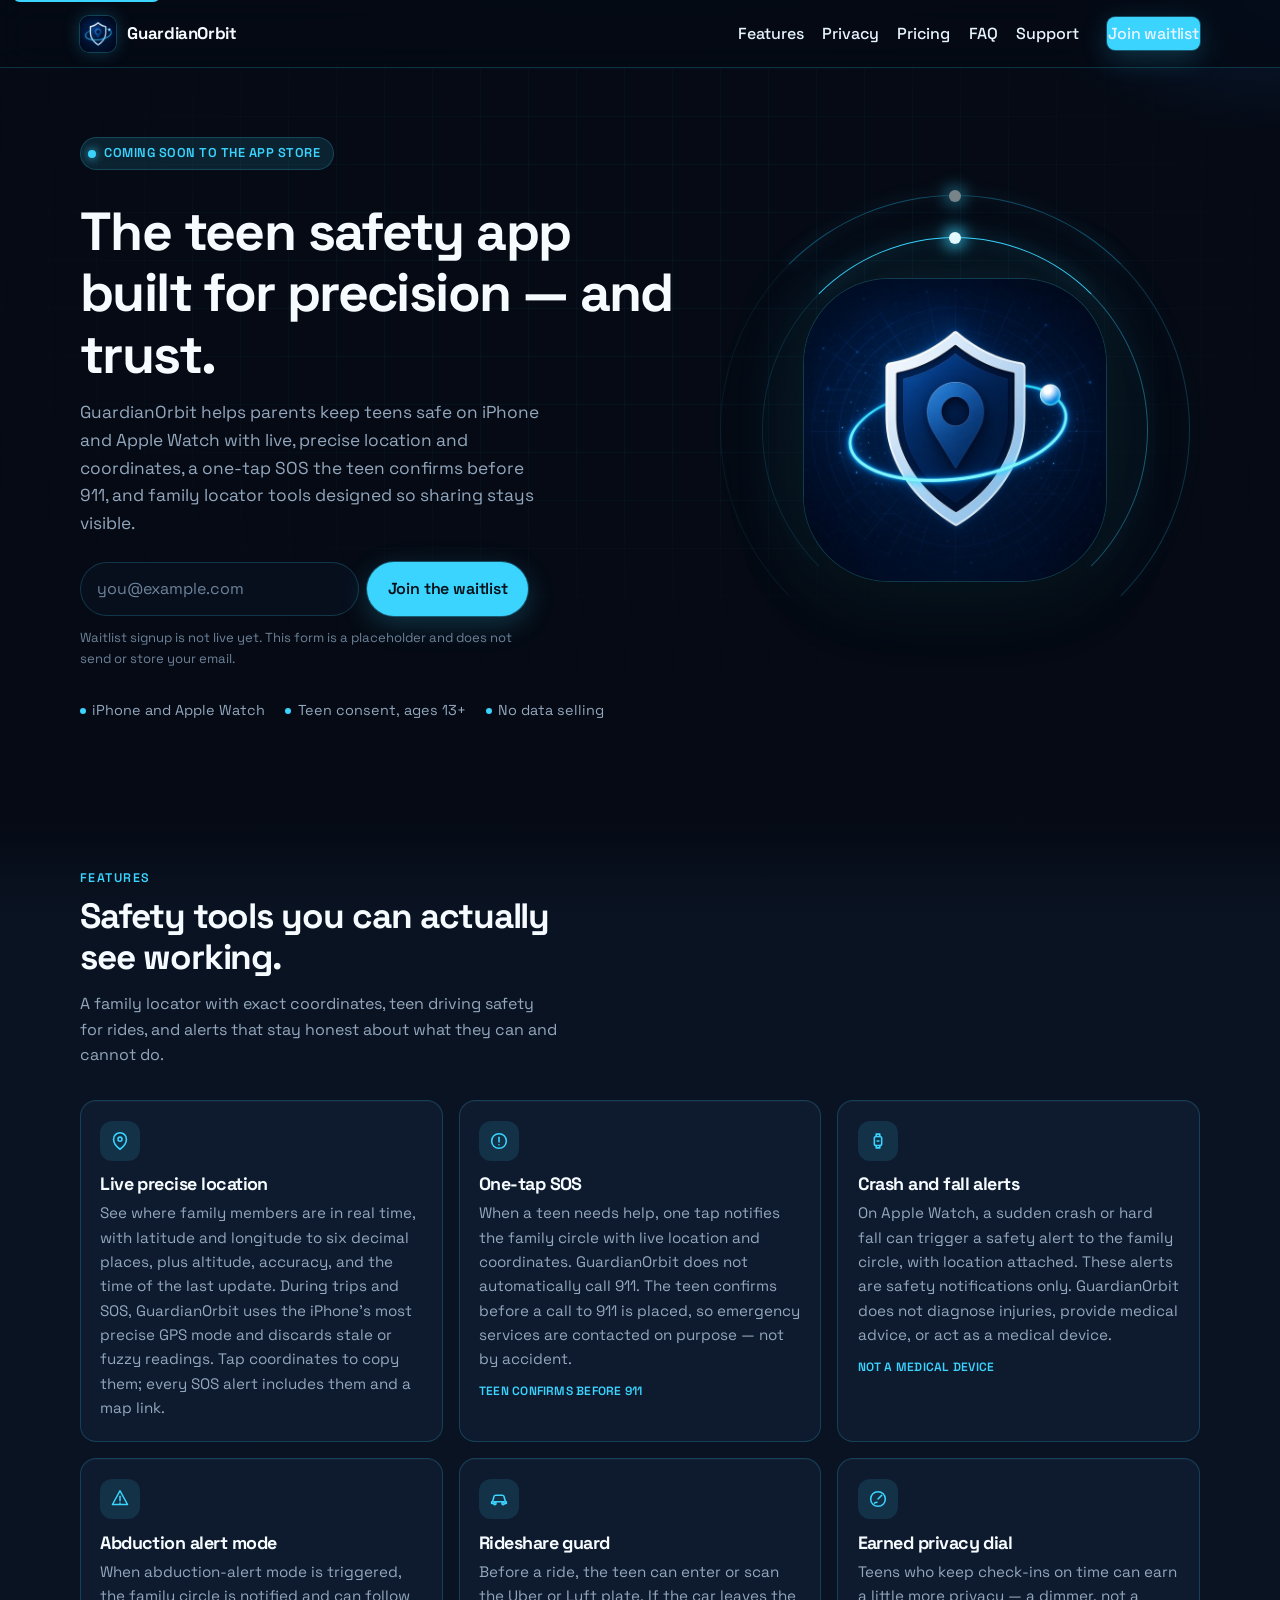
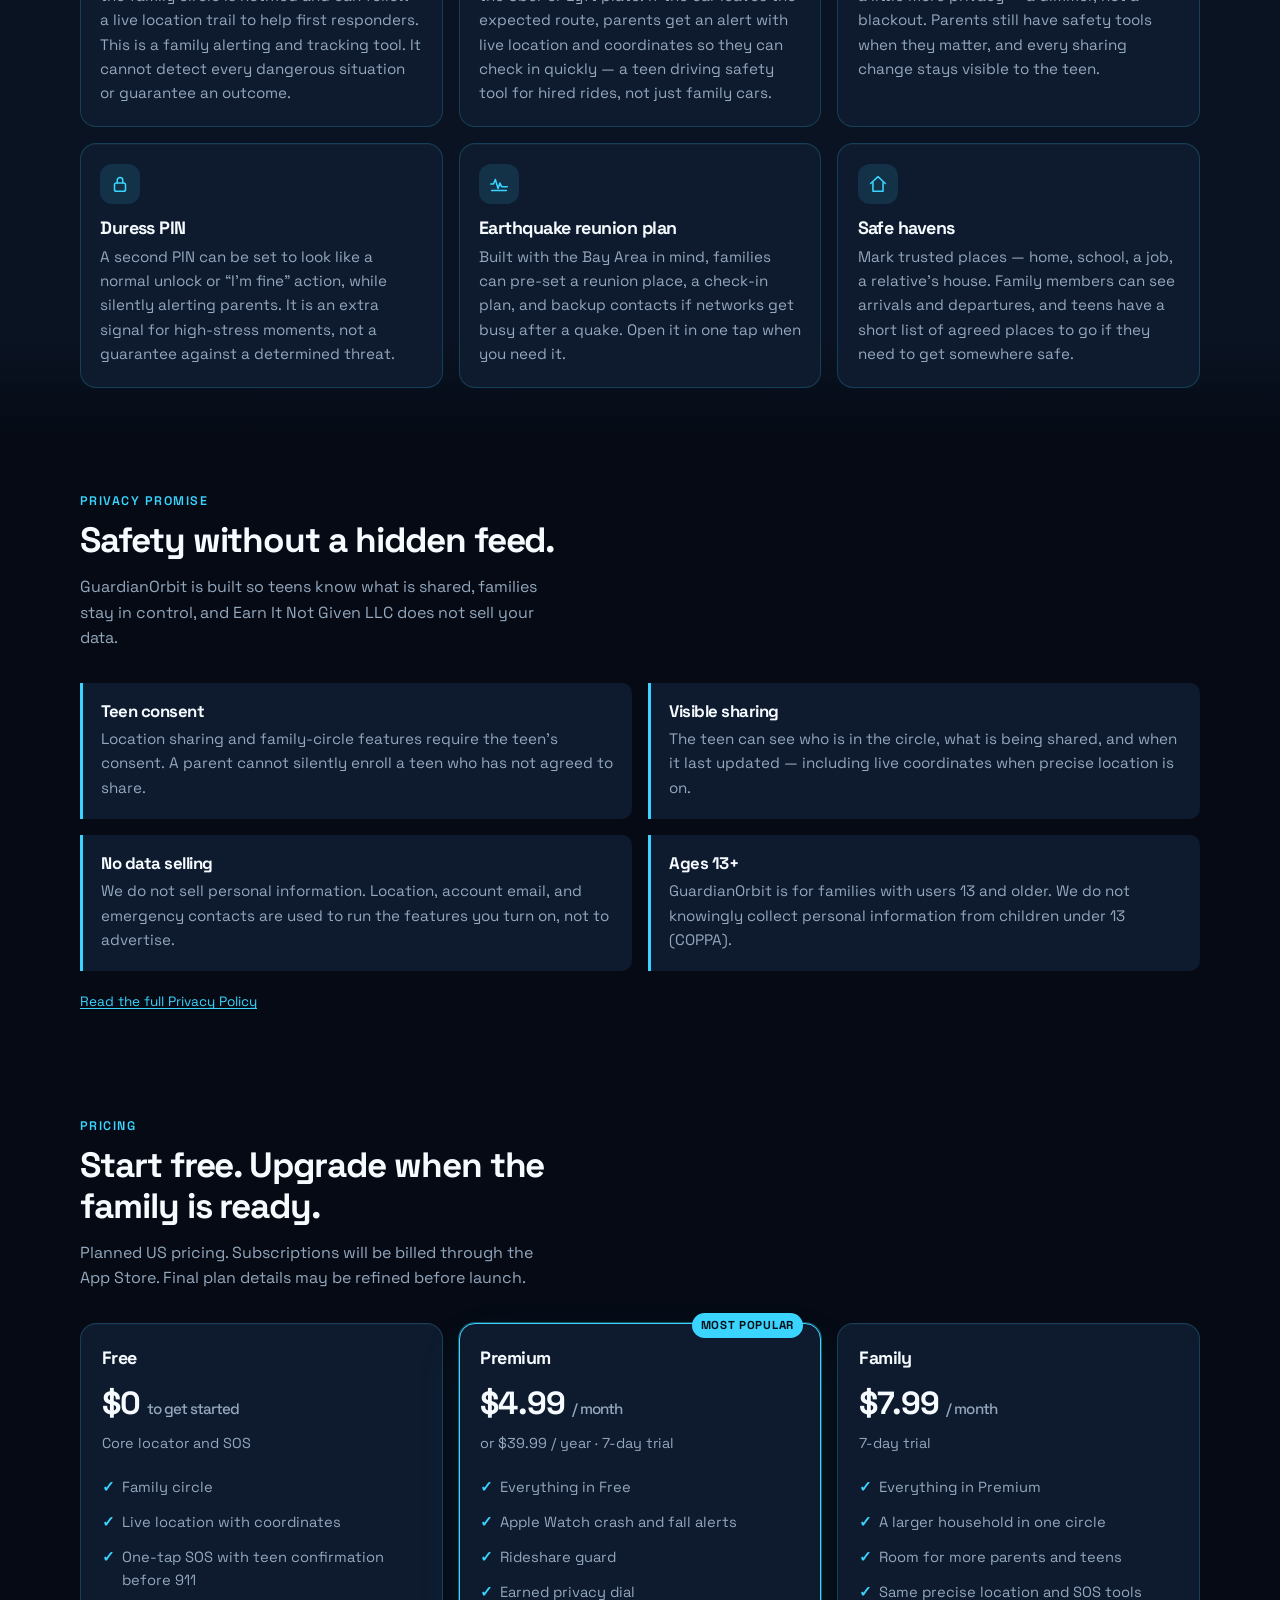
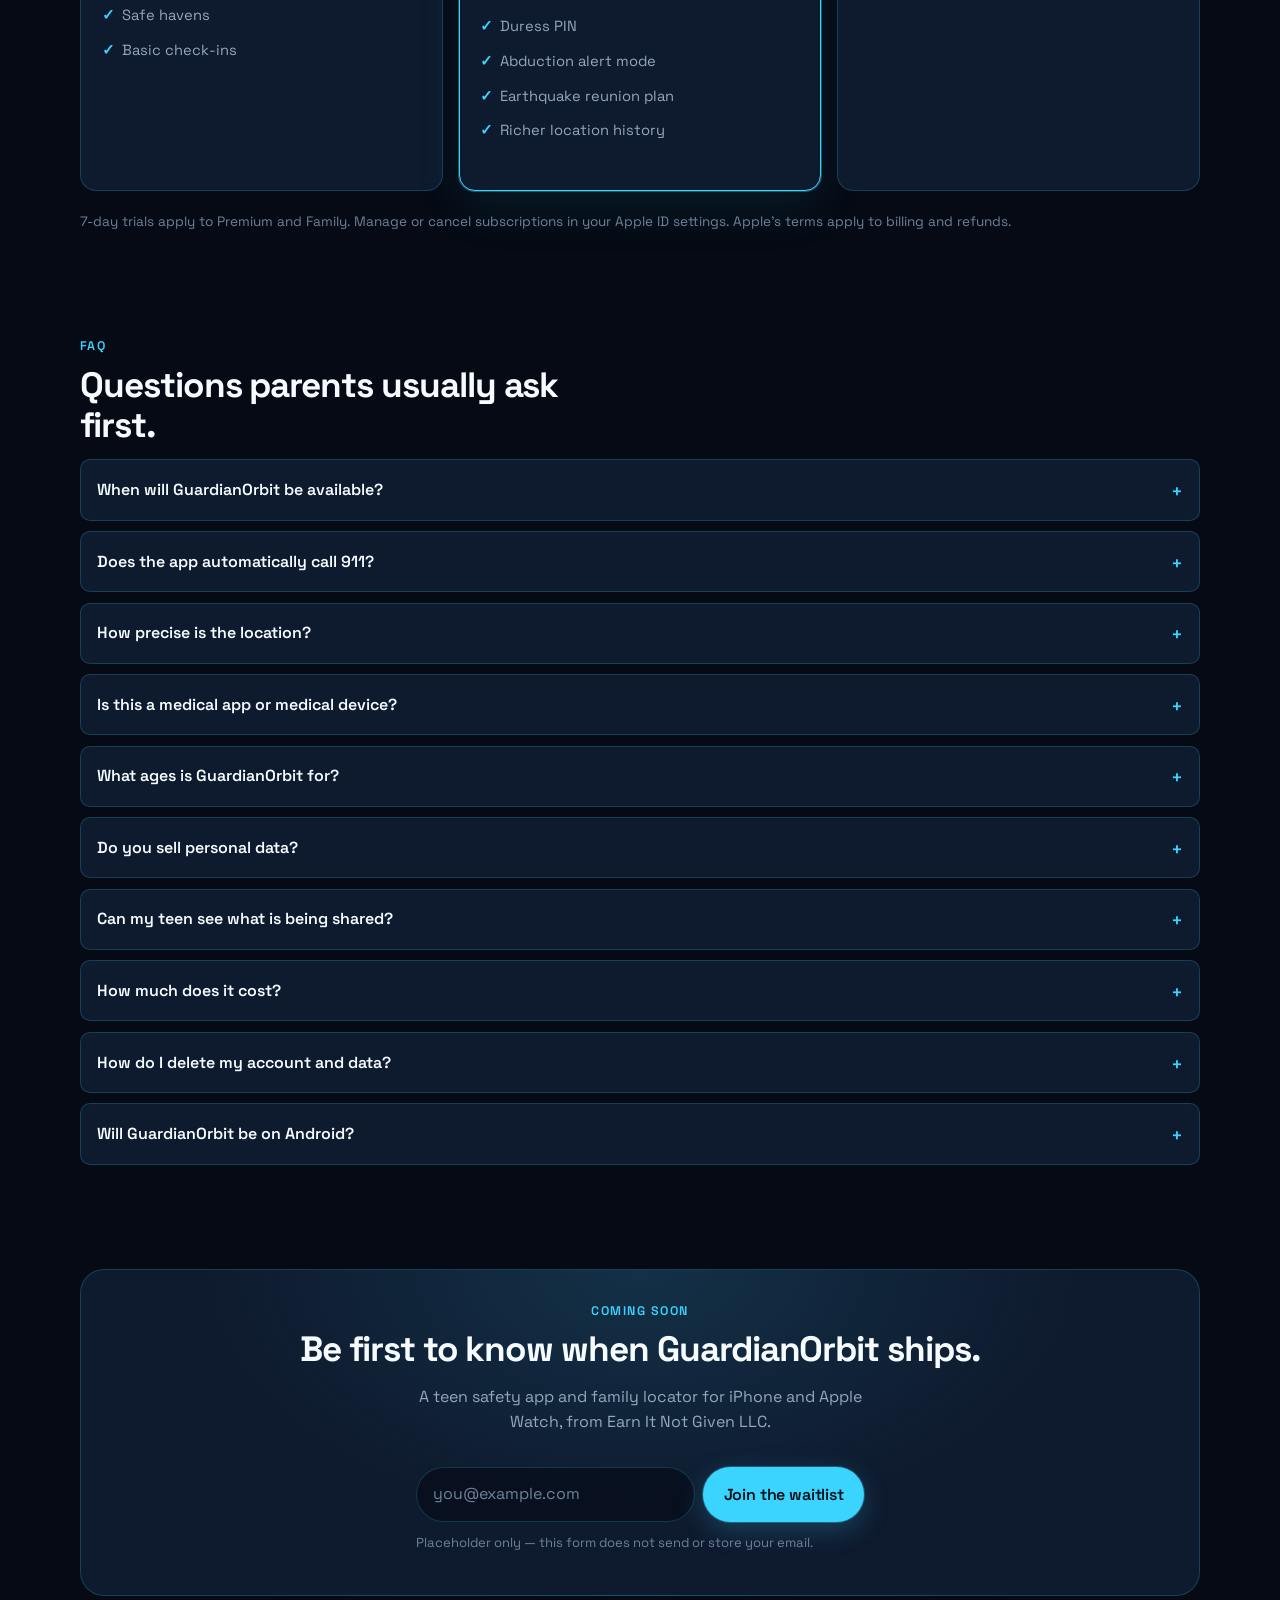
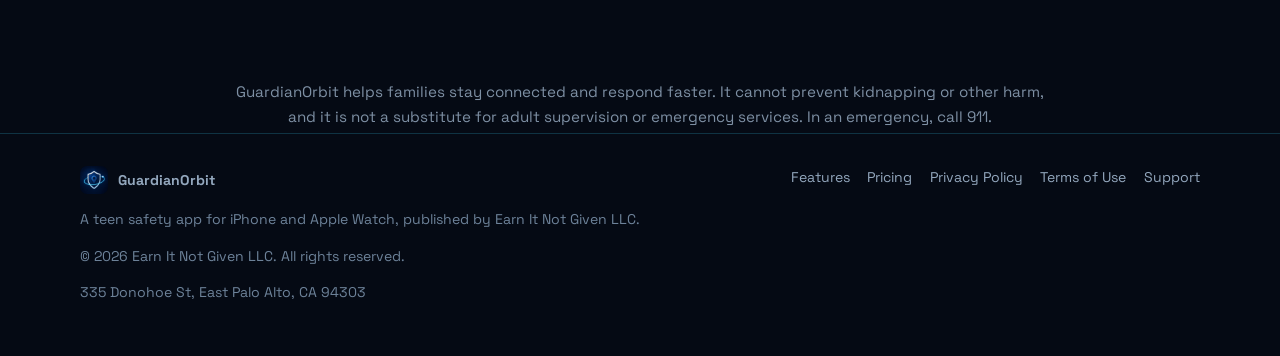
<file: index.html>
<!DOCTYPE html>
<html lang="en-US">
<head>
  <meta charset="utf-8">
  <meta http-equiv="Content-Security-Policy" content="default-src 'self'; img-src 'self' data:; style-src 'self'; script-src 'self'; form-action 'none'; base-uri 'self'">
  <meta name="referrer" content="strict-origin-when-cross-origin">
  <meta name="viewport" content="width=device-width, initial-scale=1">
  <title>GuardianOrbit — Teen Safety App for Parents | Family Locator</title>
  <meta name="description" content="GuardianOrbit is a teen safety app for iPhone and Apple Watch. Parents get live precise location with coordinates, one-tap SOS, crash and fall alerts, and teen driving safety tools — with teen consent and no data selling.">
  <meta name="keywords" content="teen safety app, family locator, teen driving safety, parental control alternative, Apple Watch safety, SOS, precise GPS location">
  <meta name="author" content="Earn It Not Given LLC">
  <meta name="theme-color" content="#050a14">
  <meta name="color-scheme" content="dark">
  <meta name="robots" content="index,follow">
  <link rel="canonical" href="https://guardianorbit.app/">
  <link rel="icon" href="favicon.ico" sizes="any">
  <link rel="icon" type="image/png" sizes="32x32" href="favicon-32.png">
  <link rel="icon" type="image/png" sizes="16x16" href="favicon-16.png">
  <link rel="apple-touch-icon" href="apple-touch-icon.png">
  <link rel="manifest" href="site.webmanifest">
  <meta property="og:type" content="website">
  <meta property="og:site_name" content="GuardianOrbit">
  <meta property="og:title" content="GuardianOrbit — Teen Safety App for Parents | Family Locator">
  <meta property="og:description" content="GuardianOrbit is a teen safety app for iPhone and Apple Watch. Parents get live precise location with coordinates, one-tap SOS, crash and fall alerts, and teen driving safety tools — with teen consent and no data selling.">
  <meta property="og:url" content="https://guardianorbit.app/">
  <meta property="og:image" content="https://guardianorbit.app/images/og-image.jpg">
  <meta property="og:image:width" content="1200">
  <meta property="og:image:height" content="630">
  <meta property="og:image:alt" content="GuardianOrbit app icon with the words Precise location. Visible sharing. Coming soon to the App Store.">
  <meta name="twitter:card" content="summary_large_image">
  <meta name="twitter:title" content="GuardianOrbit — Teen Safety App for Parents | Family Locator">
  <meta name="twitter:description" content="GuardianOrbit is a teen safety app for iPhone and Apple Watch. Parents get live precise location with coordinates, one-tap SOS, crash and fall alerts, and teen driving safety tools — with teen consent and no data selling.">
  <meta name="twitter:image" content="https://guardianorbit.app/images/og-image.jpg">
  <link rel="stylesheet" href="css/styles.css">
  <script type="application/ld+json" src="js/schema-index.json"></script>

</head>
<body>
  <a class="skip" href="#main">Skip to content</a>
  <header class="site-header">
    <div class="wrap">
      <a class="brand" href="index.html">
        <img src="images/icon.jpg" width="36" height="36" alt="">
        GuardianOrbit
      </a>
      <div>
        <input type="checkbox" id="nav-toggle">
        <label class="nav-toggle" for="nav-toggle" aria-label="Open menu">
          <span></span><span></span><span></span>
        </label>
        <nav class="nav" aria-label="Primary">
      <a href="#features">Features</a>
      <a href="#privacy">Privacy</a>
      <a href="#pricing">Pricing</a>
      <a href="#faq">FAQ</a>
      <a href="support.html">Support</a>
          <a class="btn btn-primary" href="#waitlist">Join waitlist</a>
        </nav>
      </div>
    </div>
  </header>

  <main id="main">
    <section class="hero">
      <div class="wrap hero-grid">
        <div>
          <p class="badge"><span class="badge-dot" aria-hidden="true"></span> Coming soon to the App Store</p>
          <h1>The teen safety app built for precision — and trust.</h1>
          <p class="lede">GuardianOrbit helps parents keep teens safe on iPhone and Apple Watch with live, precise location and coordinates, a one-tap SOS the teen confirms before 911, and family locator tools designed so sharing stays visible.</p>
          <form class="waitlist" id="waitlist" action="#" method="post">
            <div class="waitlist-row">
              <label for="waitlist-email">Email address</label>
              <input id="waitlist-email" name="email" type="email" autocomplete="email" placeholder="you@example.com" required>
              <button class="btn btn-primary" type="submit">Join the waitlist</button>
            </div>
            <p class="form-note">Waitlist signup is not live yet. This form is a placeholder and does not send or store your email.</p>
            <p class="form-status" id="waitlist-status" role="status" aria-live="polite"></p>
          </form>
          <ul class="hero-meta">
            <li>iPhone and Apple Watch</li>
            <li>Teen consent, ages 13+</li>
            <li>No data selling</li>
          </ul>
        </div>
        <div class="hero-visual">
          <div class="orbit" aria-hidden="true">
            <span class="orbit-ring"></span>
            <span class="orbit-ring orbit-ring-2"></span>
            <img src="images/icon.jpg" width="640" height="640" alt="GuardianOrbit app icon: a shield with a location pin and a cyan orbit ring">
          </div>
        </div>
      </div>
    </section>

    <section class="features" id="features">
      <div class="wrap">
        <p class="section-kicker">Features</p>
        <h2>Safety tools you can actually see working.</h2>
        <p class="section-lead">A family locator with exact coordinates, teen driving safety for rides, and alerts that stay honest about what they can and cannot do.</p>
        <div class="feature-grid">
        <article class="card">
          <span class="icon-pill" aria-hidden="true"><svg viewBox="0 0 24 24" ><path d="M12 21s7-5.2 7-11a7 7 0 1 0-14 0c0 5.8 7 11 7 11z"/><circle cx="12" cy="10" r="2.2"/></svg></span>
          <h3>Live precise location</h3>
          <p>See where family members are in real time, with latitude and longitude to six decimal places, plus altitude, accuracy, and the time of the last update. During trips and SOS, GuardianOrbit uses the iPhone’s most precise GPS mode and discards stale or fuzzy readings. Tap coordinates to copy them; every SOS alert includes them and a map link.</p>

        </article>
        <article class="card">
          <span class="icon-pill" aria-hidden="true"><svg viewBox="0 0 24 24" ><circle cx="12" cy="12" r="8"/><path d="M12 8v5"/><path d="M12 16.2h.01"/></svg></span>
          <h3>One-tap SOS</h3>
          <p>When a teen needs help, one tap notifies the family circle with live location and coordinates. GuardianOrbit does not automatically call 911. The teen confirms before a call to 911 is placed, so emergency services are contacted on purpose — not by accident.</p>
          <span class="caveat">Teen confirms before 911</span>
        </article>
        <article class="card">
          <span class="icon-pill" aria-hidden="true"><svg viewBox="0 0 24 24" ><rect x="8" y="7" width="8" height="10" rx="2"/><path d="M10 7V4.5h4V7M10 17v2.5h4V17"/><path d="M11 12h2"/></svg></span>
          <h3>Crash and fall alerts</h3>
          <p>On Apple Watch, a sudden crash or hard fall can trigger a safety alert to the family circle, with location attached. These alerts are safety notifications only. GuardianOrbit does not diagnose injuries, provide medical advice, or act as a medical device.</p>
          <span class="caveat">Not a medical device</span>
        </article>
        <article class="card">
          <span class="icon-pill" aria-hidden="true"><svg viewBox="0 0 24 24" ><path d="M12 3 3.8 18h16.4L12 3z"/><path d="M12 9v5"/><path d="M12 16.5h.01"/></svg></span>
          <h3>Abduction alert mode</h3>
          <p>When abduction-alert mode is triggered, the family circle is notified and can follow a live location trail to help first responders. This is a family alerting and tracking tool. It cannot detect every dangerous situation or guarantee an outcome.</p>

        </article>
        <article class="card">
          <span class="icon-pill" aria-hidden="true"><svg viewBox="0 0 24 24" ><path d="M4 15v2h2.2M18 17h2v-2M5 15l1.4-5.2A2 2 0 0 1 8.3 8h7.4a2 2 0 0 1 1.9 1.8L19 15"/><path d="M6.5 15h11"/><circle cx="7.5" cy="17" r="1.3"/><circle cx="16.5" cy="17" r="1.3"/></svg></span>
          <h3>Rideshare guard</h3>
          <p>Before a ride, the teen can enter or scan the Uber or Lyft plate. If the car leaves the expected route, parents get an alert with live location and coordinates so they can check in quickly — a teen driving safety tool for hired rides, not just family cars.</p>

        </article>
        <article class="card">
          <span class="icon-pill" aria-hidden="true"><svg viewBox="0 0 24 24" ><circle cx="12" cy="12" r="8"/><path d="M12 12 16 8"/><path d="M8 16.5a8 8 0 0 1 3-1"/></svg></span>
          <h3>Earned privacy dial</h3>
          <p>Teens who keep check-ins on time can earn a little more privacy — a dimmer, not a blackout. Parents still have safety tools when they matter, and every sharing change stays visible to the teen.</p>

        </article>
        <article class="card">
          <span class="icon-pill" aria-hidden="true"><svg viewBox="0 0 24 24" ><rect x="6" y="11" width="12" height="9" rx="2"/><path d="M9 11V8a3 3 0 0 1 6 0v3"/></svg></span>
          <h3>Duress PIN</h3>
          <p>A second PIN can be set to look like a normal unlock or “I’m fine” action, while silently alerting parents. It is an extra signal for high-stress moments, not a guarantee against a determined threat.</p>

        </article>
        <article class="card">
          <span class="icon-pill" aria-hidden="true"><svg viewBox="0 0 24 24" ><path d="M3 12h3l2-5 3 10 2-6 2 4h6"/><path d="M4 19h16"/></svg></span>
          <h3>Earthquake reunion plan</h3>
          <p>Built with the Bay Area in mind, families can pre-set a reunion place, a check-in plan, and backup contacts if networks get busy after a quake. Open it in one tap when you need it.</p>

        </article>
        <article class="card">
          <span class="icon-pill" aria-hidden="true"><svg viewBox="0 0 24 24" ><path d="M4 11.5 12 4l8 7.5"/><path d="M6.5 10.5V20h11V10.5"/></svg></span>
          <h3>Safe havens</h3>
          <p>Mark trusted places — home, school, a job, a relative’s house. Family members can see arrivals and departures, and teens have a short list of agreed places to go if they need to get somewhere safe.</p>

        </article>
        </div>
      </div>
    </section>

    <section id="privacy">
      <div class="wrap">
        <p class="section-kicker">Privacy promise</p>
        <h2>Safety without a hidden feed.</h2>
        <p class="section-lead">GuardianOrbit is built so teens know what is shared, families stay in control, and Earn It Not Given LLC does not sell your data.</p>
        <div class="promise-grid">
          <article class="promise">
            <h3>Teen consent</h3>
            <p>Location sharing and family-circle features require the teen’s consent. A parent cannot silently enroll a teen who has not agreed to share.</p>
          </article>
          <article class="promise">
            <h3>Visible sharing</h3>
            <p>The teen can see who is in the circle, what is being shared, and when it last updated — including live coordinates when precise location is on.</p>
          </article>
          <article class="promise">
            <h3>No data selling</h3>
            <p>We do not sell personal information. Location, account email, and emergency contacts are used to run the features you turn on, not to advertise.</p>
          </article>
          <article class="promise">
            <h3>Ages 13+</h3>
            <p>GuardianOrbit is for families with users 13 and older. We do not knowingly collect personal information from children under 13 (COPPA).</p>
          </article>
        </div>
        <p class="price-note"><a href="privacy.html">Read the full Privacy Policy</a></p>
      </div>
    </section>

    <section id="pricing">
      <div class="wrap">
        <p class="section-kicker">Pricing</p>
        <h2>Start free. Upgrade when the family is ready.</h2>
        <p class="section-lead">Planned US pricing. Subscriptions will be billed through the App Store. Final plan details may be refined before launch.</p>
        <div class="price-grid">
          <article class="card price">
            <h3>Free</h3>
            <p class="amount">$0 <span>to get started</span></p>
            <p class="alt">Core locator and SOS</p>
            <ul>
              <li>Family circle</li>
              <li>Live location with coordinates</li>
              <li>One-tap SOS with teen confirmation before 911</li>
              <li>Safe havens</li>
              <li>Basic check-ins</li>
            </ul>
          </article>
          <article class="card price featured">
            <span class="price-tag">Most popular</span>
            <h3>Premium</h3>
            <p class="amount">$4.99 <span>/ month</span></p>
            <p class="alt">or $39.99 / year · 7-day trial</p>
            <ul>
              <li>Everything in Free</li>
              <li>Apple Watch crash and fall alerts</li>
              <li>Rideshare guard</li>
              <li>Earned privacy dial</li>
              <li>Duress PIN</li>
              <li>Abduction alert mode</li>
              <li>Earthquake reunion plan</li>
              <li>Richer location history</li>
            </ul>
          </article>
          <article class="card price">
            <h3>Family</h3>
            <p class="amount">$7.99 <span>/ month</span></p>
            <p class="alt">7-day trial</p>
            <ul>
              <li>Everything in Premium</li>
              <li>A larger household in one circle</li>
              <li>Room for more parents and teens</li>
              <li>Same precise location and SOS tools</li>
            </ul>
          </article>
        </div>
        <p class="price-note">7-day trials apply to Premium and Family. Manage or cancel subscriptions in your Apple ID settings. Apple’s terms apply to billing and refunds.</p>
      </div>
    </section>

    <section id="faq">
      <div class="wrap">
        <p class="section-kicker">FAQ</p>
        <h2>Questions parents usually ask first.</h2>
        <div class="faq-list">
        <details class="faq">
          <summary>When will GuardianOrbit be available?</summary>
          <p>GuardianOrbit is coming soon to the App Store for iPhone and Apple Watch. You can use the waitlist form on this page to see how signup will work. The form is a placeholder until launch and does not send or store your email.</p>
        </details>
        <details class="faq">
          <summary>Does the app automatically call 911?</summary>
          <p>No. One-tap SOS notifies the family circle with live location and coordinates. The teen confirms before a call to 911 is placed. GuardianOrbit never places an automatic 911 call.</p>
        </details>
        <details class="faq">
          <summary>How precise is the location?</summary>
          <p>Each family member’s card and the SOS screen show live latitude and longitude to six decimal places (about 11 centimeters, or four inches, at the equator), plus accuracy, altitude, and the time of the last update. During trips and SOS, the app uses the iPhone’s most precise GPS mode and throws out stale or fuzzy readings so parents are less likely to see a wrong spot. Accuracy still depends on GPS conditions, and no locator can promise a perfect fix in every place, such as indoors or in a tunnel.</p>
        </details>
        <details class="faq">
          <summary>Is this a medical app or medical device?</summary>
          <p>No. Crash and fall alerts from Apple Watch are safety notifications, not a diagnosis or treatment of any condition. GuardianOrbit is not a medical device and is not intended to diagnose, treat, cure, or prevent any disease or medical emergency.</p>
        </details>
        <details class="faq">
          <summary>What ages is GuardianOrbit for?</summary>
          <p>GuardianOrbit is designed for families with users 13 years of age or older. We do not knowingly collect personal information from children under 13, consistent with the Children’s Online Privacy Protection Act (COPPA).</p>
        </details>
        <details class="faq">
          <summary>Do you sell personal data?</summary>
          <p>No. Earn It Not Given LLC does not sell personal data. Location, account email, and emergency contacts are used to run the safety features you turn on. Location is shared only with the family circle the teen has consented to, and sharing stays visible in the app.</p>
        </details>
        <details class="faq">
          <summary>Can my teen see what is being shared?</summary>
          <p>Yes. Sharing is visible to the teen, and using the family locator features requires the teen’s consent. The earned privacy dial can reduce day-to-day visibility when check-ins stay on time, but it does not hide the fact that safety tools exist, and changes remain in view.</p>
        </details>
        <details class="faq">
          <summary>How much does it cost?</summary>
          <p>A Free plan is planned for getting started. Premium is planned at $4.99 per month or $39.99 per year. Family is planned at $7.99 per month for a larger household. Paid plans include a 7-day trial. Subscriptions will be billed through Apple’s App Store. Prices are in US dollars and may be refined before launch.</p>
        </details>
        <details class="faq">
          <summary>How do I delete my account and data?</summary>
          <p>You will be able to delete your account and associated personal data in the app. After launch, you can also reach us from the Support page. See the Privacy Policy for what we collect and how deletion works.</p>
        </details>
        <details class="faq">
          <summary>Will GuardianOrbit be on Android?</summary>
          <p>The first release is for iPhone and Apple Watch. We may consider other platforms later; this site does not announce an Android date.</p>
        </details>
        </div>
      </div>
    </section>

    <section class="cta-band" id="notify">
      <div class="wrap">
        <div class="cta-card">
          <p class="section-kicker">Coming soon</p>
          <h2>Be first to know when GuardianOrbit ships.</h2>
          <p class="section-lead section-lead-center">A teen safety app and family locator for iPhone and Apple Watch, from Earn It Not Given LLC.</p>
          <form class="waitlist" id="waitlist-footer" action="#" method="post">
            <div class="waitlist-row">
              <label for="waitlist-email-footer">Email address</label>
              <input id="waitlist-email-footer" name="email" type="email" autocomplete="email" placeholder="you@example.com" required>
              <button class="btn btn-primary" type="submit">Join the waitlist</button>
            </div>
            <p class="form-note">Placeholder only — this form does not send or store your email.</p>
            <p class="form-status" id="waitlist-footer-status" role="status" aria-live="polite"></p>
          </form>
        </div>
      </div>
    </section>
  </main>
  <section class="safety-notice" aria-label="Safety notice">
    <div class="wrap">
      <p>GuardianOrbit helps families stay connected and respond faster. It cannot prevent kidnapping or other harm, and it is not a substitute for adult supervision or emergency services. In an emergency, call 911.</p>
    </div>
  </section>
  <footer class="site-footer">
    <div class="wrap footer-grid">
      <div>
        <a class="footer-brand" href="index.html">
          <img src="images/icon.jpg" width="28" height="28" alt="">
          GuardianOrbit
        </a>
        <p>A teen safety app for iPhone and Apple Watch, published by Earn It Not Given LLC.</p>
        <p>&copy; 2026 Earn It Not Given LLC. All rights reserved.</p>
        <p>335 Donohoe St, East Palo Alto, CA 94303</p>
      </div>
      <nav aria-label="Footer">
        <a href="index.html#features">Features</a>
        <a href="index.html#pricing">Pricing</a>
        <a href="privacy.html">Privacy Policy</a>
        <a href="terms.html">Terms of Use</a>
        <a href="support.html">Support</a>
      </nav>
    </div>
  </footer>
  <script src="js/main.js" defer></script>
</body>
</html>
</file>
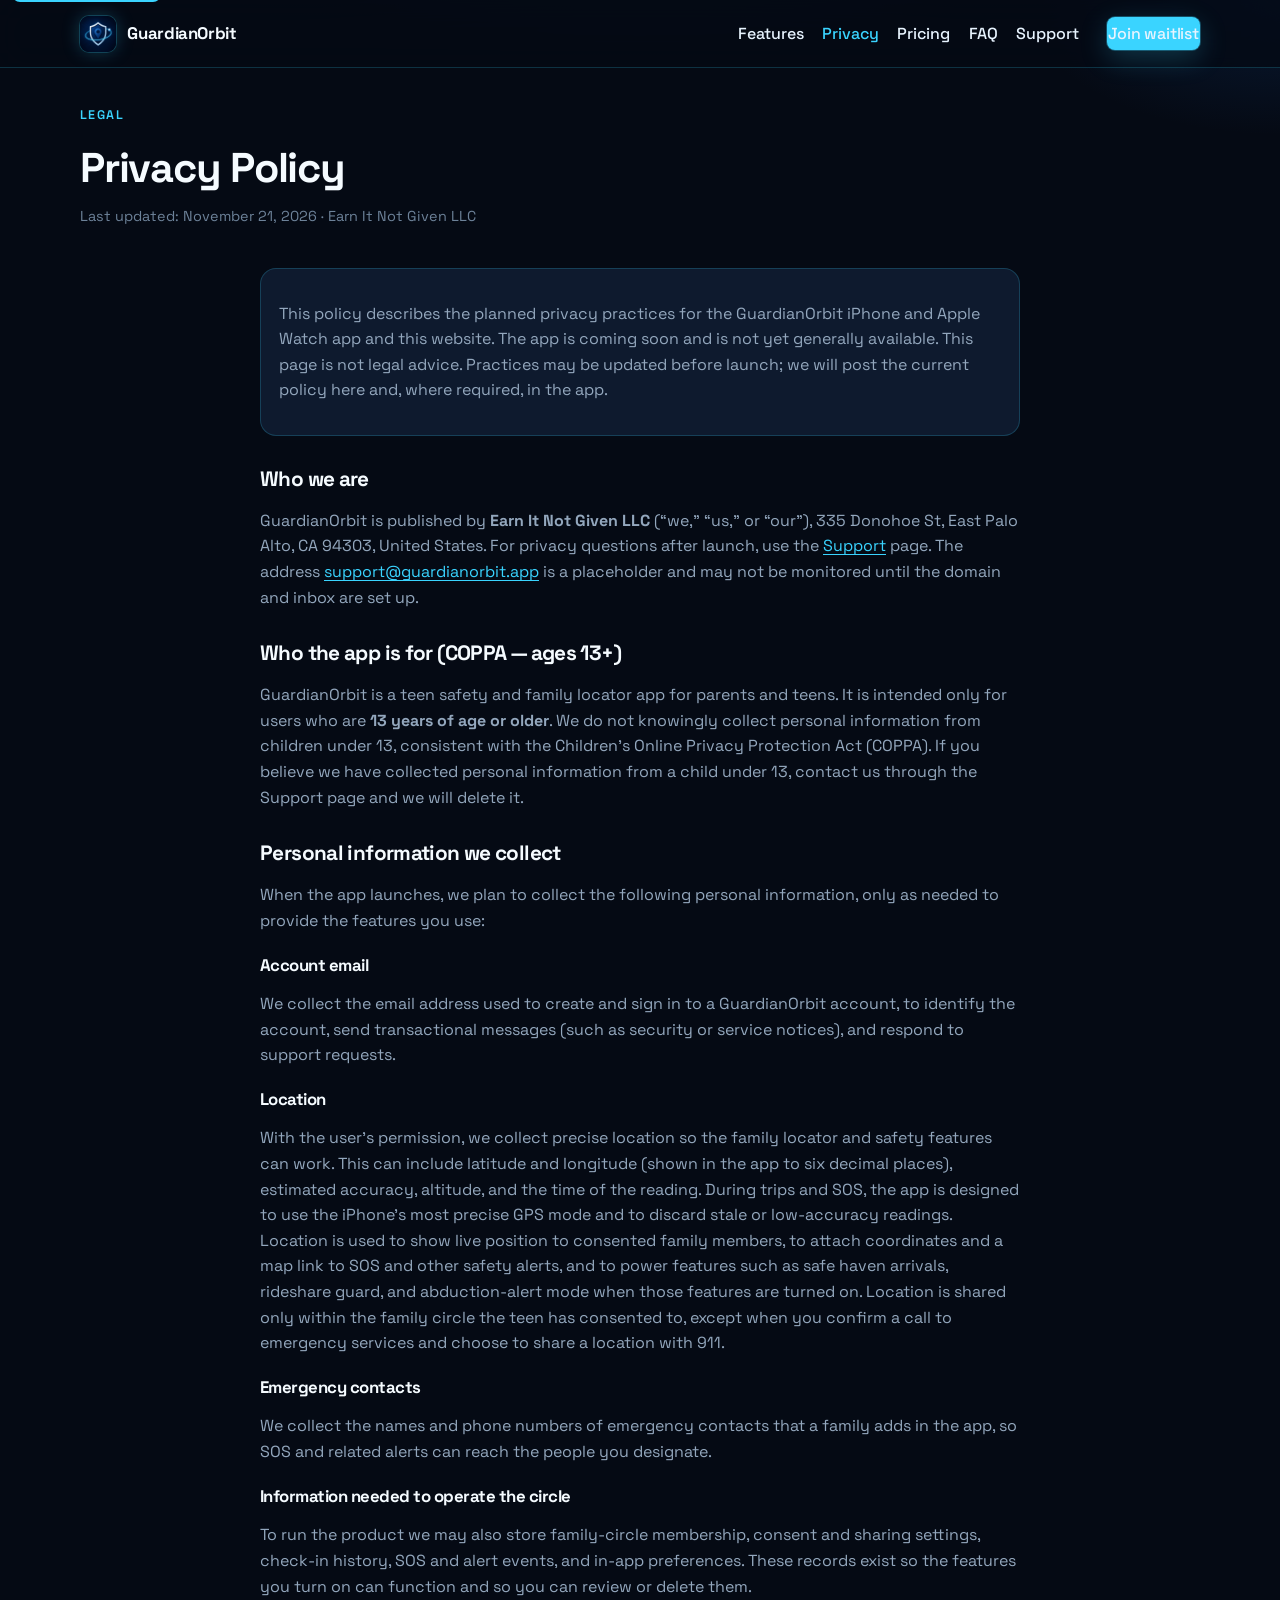
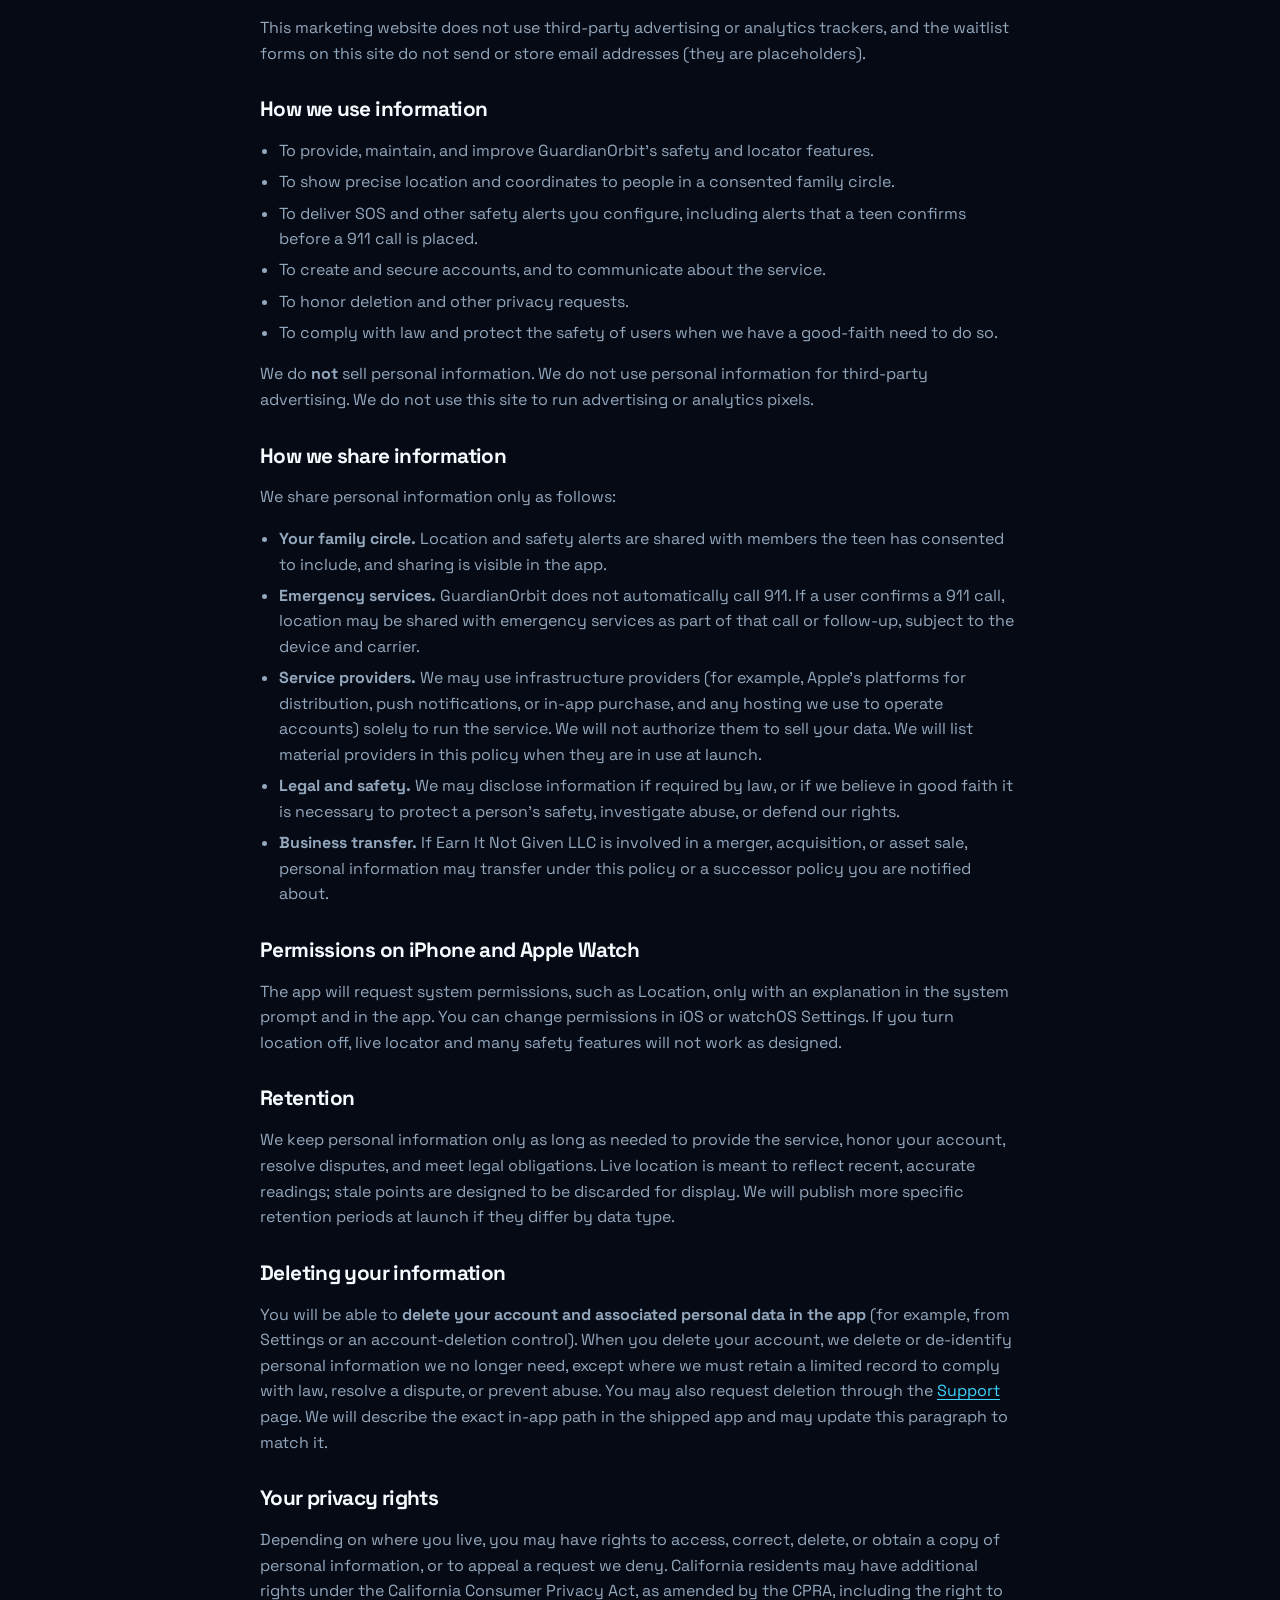
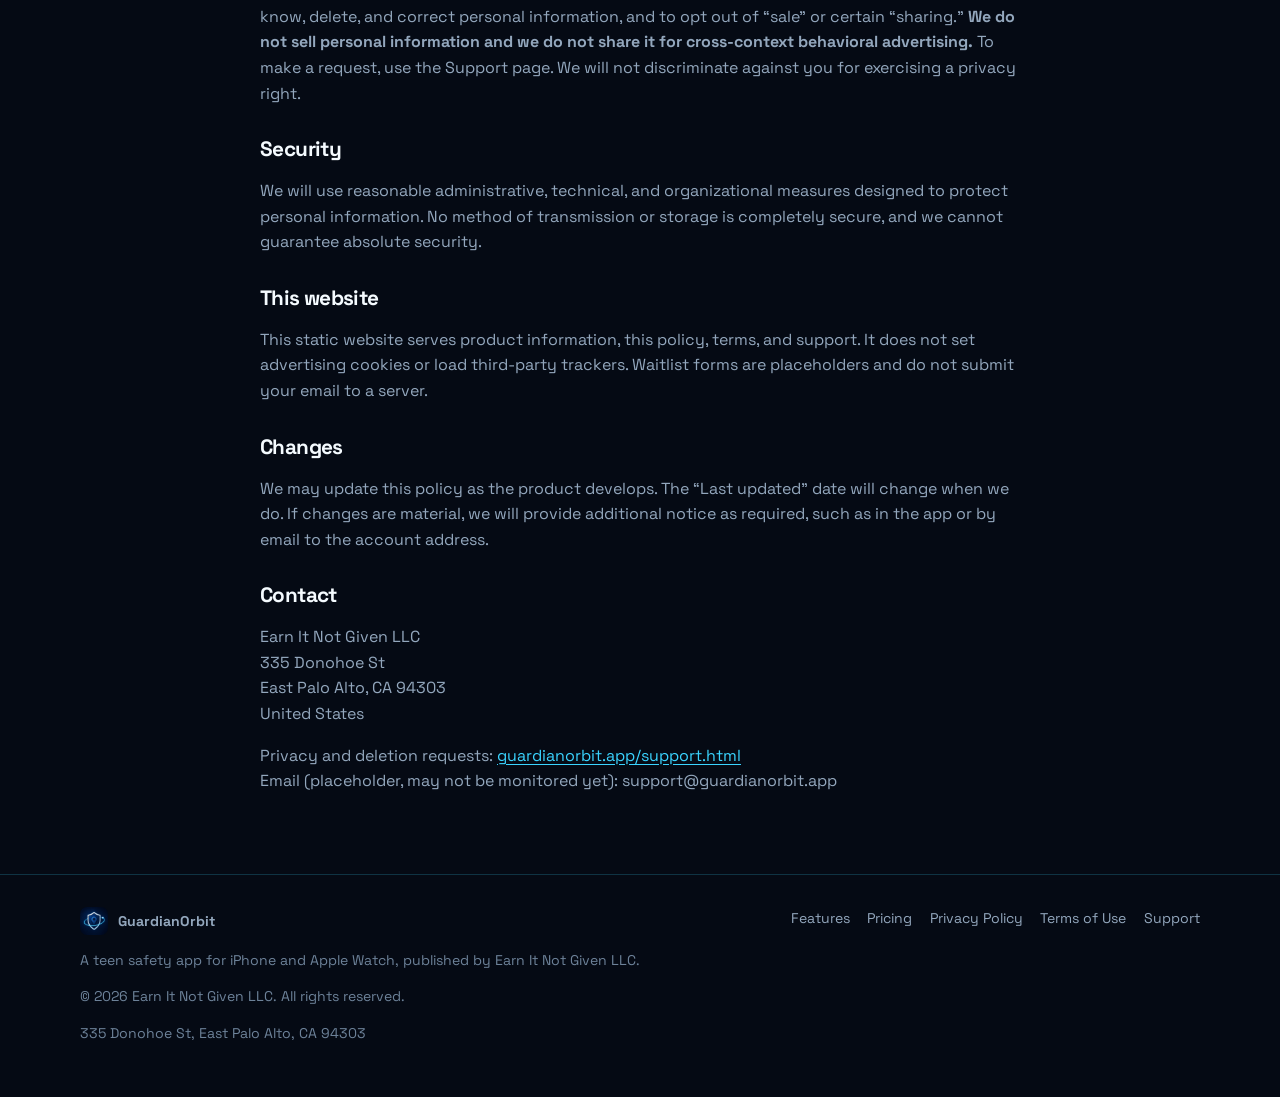
<file: privacy.html>
<!DOCTYPE html>
<html lang="en-US">
<head>
  <meta charset="utf-8">
  <meta http-equiv="Content-Security-Policy" content="default-src 'self'; img-src 'self' data:; style-src 'self'; script-src 'self'; form-action 'none'; base-uri 'self'">
  <meta name="referrer" content="strict-origin-when-cross-origin">
  <meta name="viewport" content="width=device-width, initial-scale=1">
  <title>Privacy Policy | GuardianOrbit</title>
  <meta name="description" content="Privacy Policy for GuardianOrbit, a teen safety app from Earn It Not Given LLC. We collect location, account email, and emergency contacts, do not sell personal data, and support users 13 and older.">
  <meta name="keywords" content="teen safety app, family locator, teen driving safety, parental control alternative, Apple Watch safety, SOS, precise GPS location">
  <meta name="author" content="Earn It Not Given LLC">
  <meta name="theme-color" content="#050a14">
  <meta name="color-scheme" content="dark">
  <meta name="robots" content="index,follow">
  <link rel="canonical" href="https://guardianorbit.app/privacy.html">
  <link rel="icon" href="favicon.ico" sizes="any">
  <link rel="icon" type="image/png" sizes="32x32" href="favicon-32.png">
  <link rel="icon" type="image/png" sizes="16x16" href="favicon-16.png">
  <link rel="apple-touch-icon" href="apple-touch-icon.png">
  <link rel="manifest" href="site.webmanifest">
  <meta property="og:type" content="website">
  <meta property="og:site_name" content="GuardianOrbit">
  <meta property="og:title" content="Privacy Policy | GuardianOrbit">
  <meta property="og:description" content="Privacy Policy for GuardianOrbit, a teen safety app from Earn It Not Given LLC. We collect location, account email, and emergency contacts, do not sell personal data, and support users 13 and older.">
  <meta property="og:url" content="https://guardianorbit.app/privacy.html">
  <meta property="og:image" content="https://guardianorbit.app/images/og-image.jpg">
  <meta property="og:image:width" content="1200">
  <meta property="og:image:height" content="630">
  <meta property="og:image:alt" content="GuardianOrbit app icon with the words Precise location. Visible sharing. Coming soon to the App Store.">
  <meta name="twitter:card" content="summary_large_image">
  <meta name="twitter:title" content="Privacy Policy | GuardianOrbit">
  <meta name="twitter:description" content="Privacy Policy for GuardianOrbit, a teen safety app from Earn It Not Given LLC. We collect location, account email, and emergency contacts, do not sell personal data, and support users 13 and older.">
  <meta name="twitter:image" content="https://guardianorbit.app/images/og-image.jpg">
  <link rel="stylesheet" href="css/styles.css">
  <script type="application/ld+json" src="js/schema-organization.json"></script>

</head>
<body>
  <a class="skip" href="#main">Skip to content</a>
  <header class="site-header">
    <div class="wrap">
      <a class="brand" href="index.html">
        <img src="images/icon.jpg" width="36" height="36" alt="">
        GuardianOrbit
      </a>
      <div>
        <input type="checkbox" id="nav-toggle">
        <label class="nav-toggle" for="nav-toggle" aria-label="Open menu">
          <span></span><span></span><span></span>
        </label>
        <nav class="nav" aria-label="Primary">
      <a href="index.html#features">Features</a>
      <a href="index.html#privacy" aria-current="page">Privacy</a>
      <a href="index.html#pricing">Pricing</a>
      <a href="index.html#faq">FAQ</a>
      <a href="support.html">Support</a>
          <a class="btn btn-primary" href="index.html#waitlist">Join waitlist</a>
        </nav>
      </div>
    </div>
  </header>

  <main id="main">
    <header class="page-hero">
      <div class="wrap">
        <p class="section-kicker">Legal</p>
        <h1>Privacy Policy</h1>
        <p class="meta-line">Last updated: November 21, 2026 · Earn It Not Given LLC</p>
      </div>
    </header>
    <div class="wrap prose">
      <div class="callout">
        <p>This policy describes the planned privacy practices for the GuardianOrbit iPhone and Apple Watch app and this website. The app is coming soon and is not yet generally available. This page is not legal advice. Practices may be updated before launch; we will post the current policy here and, where required, in the app.</p>
      </div>

      <h2>Who we are</h2>
      <p>GuardianOrbit is published by <strong>Earn It Not Given LLC</strong> (“we,” “us,” or “our”), 335 Donohoe St, East Palo Alto, CA 94303, United States. For privacy questions after launch, use the <a href="support.html">Support</a> page. The address <a href="mailto:support@guardianorbit.app">support@guardianorbit.app</a> is a placeholder and may not be monitored until the domain and inbox are set up.</p>

      <h2>Who the app is for (COPPA — ages 13+)</h2>
      <p>GuardianOrbit is a teen safety and family locator app for parents and teens. It is intended only for users who are <strong>13 years of age or older</strong>. We do not knowingly collect personal information from children under 13, consistent with the Children’s Online Privacy Protection Act (COPPA). If you believe we have collected personal information from a child under 13, contact us through the Support page and we will delete it.</p>

      <h2>Personal information we collect</h2>
      <p>When the app launches, we plan to collect the following personal information, only as needed to provide the features you use:</p>
      <h3>Account email</h3>
      <p>We collect the email address used to create and sign in to a GuardianOrbit account, to identify the account, send transactional messages (such as security or service notices), and respond to support requests.</p>
      <h3>Location</h3>
      <p>With the user’s permission, we collect precise location so the family locator and safety features can work. This can include latitude and longitude (shown in the app to six decimal places), estimated accuracy, altitude, and the time of the reading. During trips and SOS, the app is designed to use the iPhone’s most precise GPS mode and to discard stale or low-accuracy readings. Location is used to show live position to consented family members, to attach coordinates and a map link to SOS and other safety alerts, and to power features such as safe haven arrivals, rideshare guard, and abduction-alert mode when those features are turned on. Location is shared only within the family circle the teen has consented to, except when you confirm a call to emergency services and choose to share a location with 911.</p>
      <h3>Emergency contacts</h3>
      <p>We collect the names and phone numbers of emergency contacts that a family adds in the app, so SOS and related alerts can reach the people you designate.</p>
      <h3>Information needed to operate the circle</h3>
      <p>To run the product we may also store family-circle membership, consent and sharing settings, check-in history, SOS and alert events, and in-app preferences. These records exist so the features you turn on can function and so you can review or delete them.</p>
      <p>This marketing website does not use third-party advertising or analytics trackers, and the waitlist forms on this site do not send or store email addresses (they are placeholders).</p>

      <h2>How we use information</h2>
      <ul>
        <li>To provide, maintain, and improve GuardianOrbit’s safety and locator features.</li>
        <li>To show precise location and coordinates to people in a consented family circle.</li>
        <li>To deliver SOS and other safety alerts you configure, including alerts that a teen confirms before a 911 call is placed.</li>
        <li>To create and secure accounts, and to communicate about the service.</li>
        <li>To honor deletion and other privacy requests.</li>
        <li>To comply with law and protect the safety of users when we have a good-faith need to do so.</li>
      </ul>
      <p>We do <strong>not</strong> sell personal information. We do not use personal information for third-party advertising. We do not use this site to run advertising or analytics pixels.</p>

      <h2>How we share information</h2>
      <p>We share personal information only as follows:</p>
      <ul>
        <li><strong>Your family circle.</strong> Location and safety alerts are shared with members the teen has consented to include, and sharing is visible in the app.</li>
        <li><strong>Emergency services.</strong> GuardianOrbit does not automatically call 911. If a user confirms a 911 call, location may be shared with emergency services as part of that call or follow-up, subject to the device and carrier.</li>
        <li><strong>Service providers.</strong> We may use infrastructure providers (for example, Apple’s platforms for distribution, push notifications, or in-app purchase, and any hosting we use to operate accounts) solely to run the service. We will not authorize them to sell your data. We will list material providers in this policy when they are in use at launch.</li>
        <li><strong>Legal and safety.</strong> We may disclose information if required by law, or if we believe in good faith it is necessary to protect a person’s safety, investigate abuse, or defend our rights.</li>
        <li><strong>Business transfer.</strong> If Earn It Not Given LLC is involved in a merger, acquisition, or asset sale, personal information may transfer under this policy or a successor policy you are notified about.</li>
      </ul>

      <h2>Permissions on iPhone and Apple Watch</h2>
      <p>The app will request system permissions, such as Location, only with an explanation in the system prompt and in the app. You can change permissions in iOS or watchOS Settings. If you turn location off, live locator and many safety features will not work as designed.</p>

      <h2>Retention</h2>
      <p>We keep personal information only as long as needed to provide the service, honor your account, resolve disputes, and meet legal obligations. Live location is meant to reflect recent, accurate readings; stale points are designed to be discarded for display. We will publish more specific retention periods at launch if they differ by data type.</p>

      <h2>Deleting your information</h2>
      <p>You will be able to <strong>delete your account and associated personal data in the app</strong> (for example, from Settings or an account-deletion control). When you delete your account, we delete or de-identify personal information we no longer need, except where we must retain a limited record to comply with law, resolve a dispute, or prevent abuse. You may also request deletion through the <a href="support.html">Support</a> page. We will describe the exact in-app path in the shipped app and may update this paragraph to match it.</p>

      <h2>Your privacy rights</h2>
      <p>Depending on where you live, you may have rights to access, correct, delete, or obtain a copy of personal information, or to appeal a request we deny. California residents may have additional rights under the California Consumer Privacy Act, as amended by the CPRA, including the right to know, delete, and correct personal information, and to opt out of “sale” or certain “sharing.” <strong>We do not sell personal information and we do not share it for cross-context behavioral advertising.</strong> To make a request, use the Support page. We will not discriminate against you for exercising a privacy right.</p>

      <h2>Security</h2>
      <p>We will use reasonable administrative, technical, and organizational measures designed to protect personal information. No method of transmission or storage is completely secure, and we cannot guarantee absolute security.</p>

      <h2>This website</h2>
      <p>This static website serves product information, this policy, terms, and support. It does not set advertising cookies or load third-party trackers. Waitlist forms are placeholders and do not submit your email to a server.</p>

      <h2>Changes</h2>
      <p>We may update this policy as the product develops. The “Last updated” date will change when we do. If changes are material, we will provide additional notice as required, such as in the app or by email to the account address.</p>

      <h2>Contact</h2>
      <p>Earn It Not Given LLC<br>335 Donohoe St<br>East Palo Alto, CA 94303<br>United States</p>
      <p>Privacy and deletion requests: <a href="support.html">guardianorbit.app/support.html</a><br>
      Email (placeholder, may not be monitored yet): support@guardianorbit.app</p>
    </div>
  </main>
  <footer class="site-footer">
    <div class="wrap footer-grid">
      <div>
        <a class="footer-brand" href="index.html">
          <img src="images/icon.jpg" width="28" height="28" alt="">
          GuardianOrbit
        </a>
        <p>A teen safety app for iPhone and Apple Watch, published by Earn It Not Given LLC.</p>
        <p>&copy; 2026 Earn It Not Given LLC. All rights reserved.</p>
        <p>335 Donohoe St, East Palo Alto, CA 94303</p>
      </div>
      <nav aria-label="Footer">
        <a href="index.html#features">Features</a>
        <a href="index.html#pricing">Pricing</a>
        <a href="privacy.html">Privacy Policy</a>
        <a href="terms.html">Terms of Use</a>
        <a href="support.html">Support</a>
      </nav>
    </div>
  </footer>
  <script src="js/main.js" defer></script>
</body>
</html>
</file>
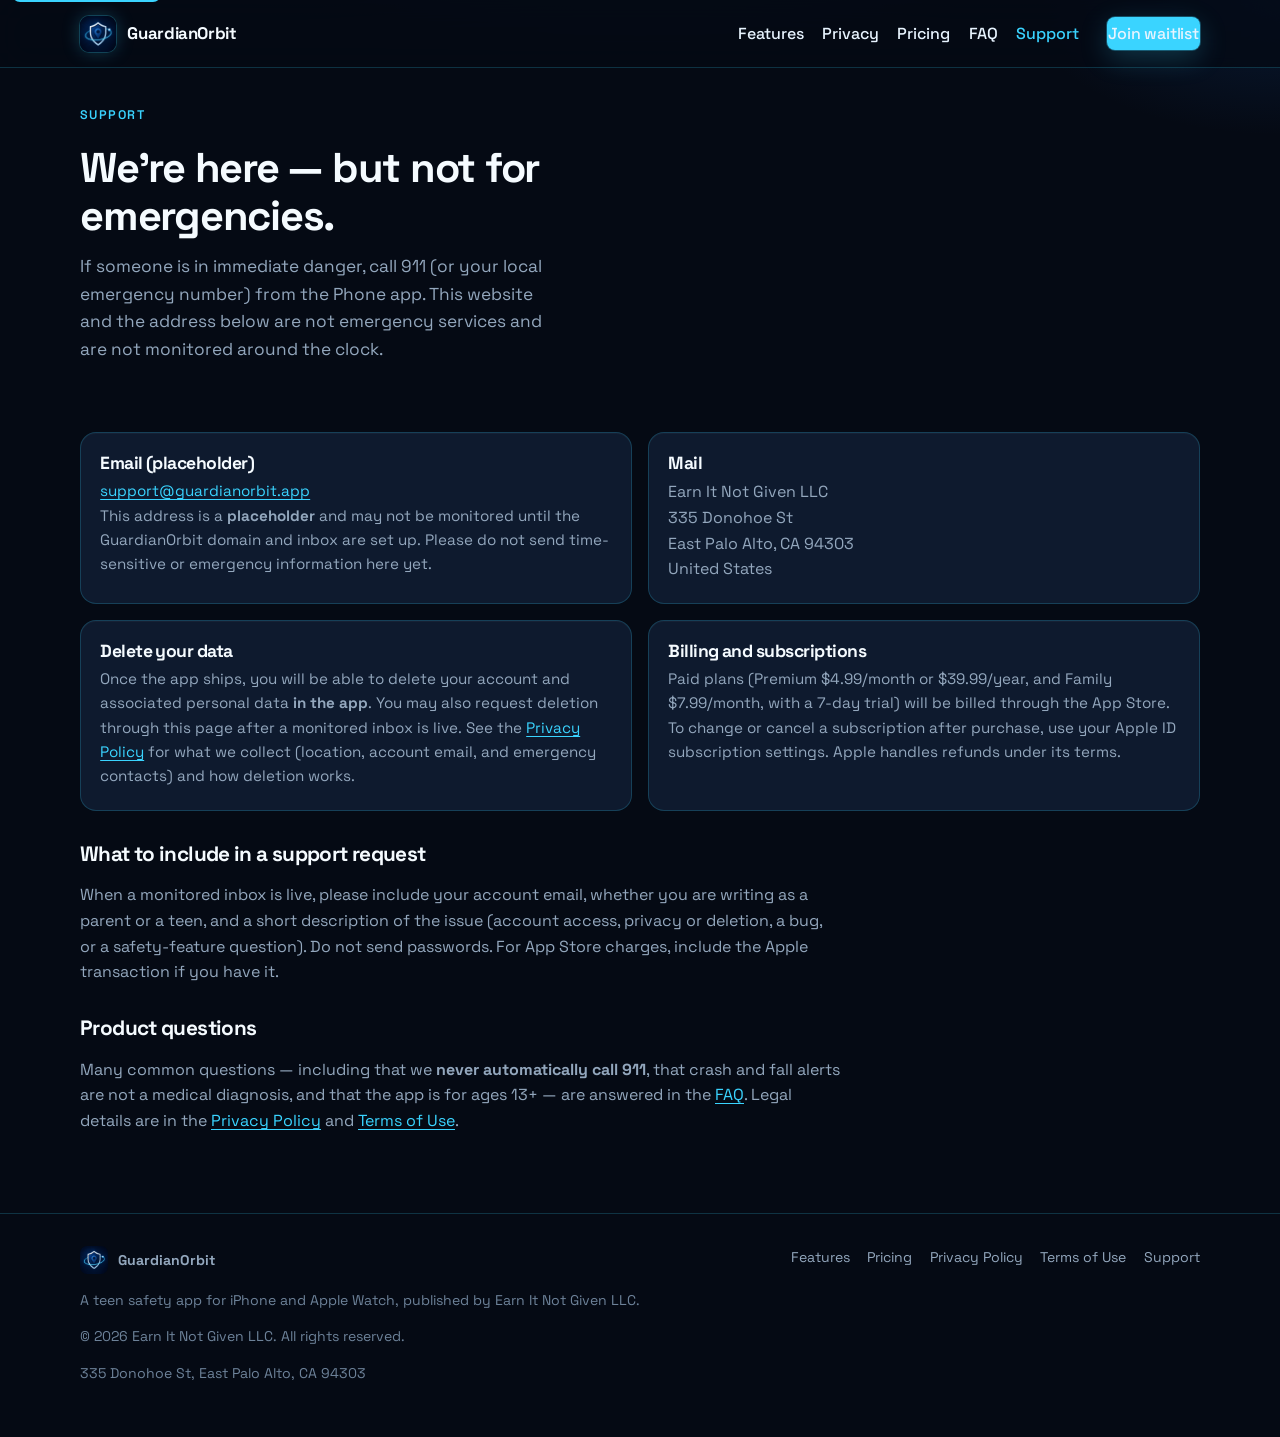
<file: support.html>
<!DOCTYPE html>
<html lang="en-US">
<head>
  <meta charset="utf-8">
  <meta http-equiv="Content-Security-Policy" content="default-src 'self'; img-src 'self' data:; style-src 'self'; script-src 'self'; form-action 'none'; base-uri 'self'">
  <meta name="referrer" content="strict-origin-when-cross-origin">
  <meta name="viewport" content="width=device-width, initial-scale=1">
  <title>Support | GuardianOrbit</title>
  <meta name="description" content="Support for GuardianOrbit, the teen safety app from Earn It Not Given LLC. Account, privacy, and deletion help. The support email is a placeholder until launch.">
  <meta name="keywords" content="teen safety app, family locator, teen driving safety, parental control alternative, Apple Watch safety, SOS, precise GPS location">
  <meta name="author" content="Earn It Not Given LLC">
  <meta name="theme-color" content="#050a14">
  <meta name="color-scheme" content="dark">
  <meta name="robots" content="index,follow">
  <link rel="canonical" href="https://guardianorbit.app/support.html">
  <link rel="icon" href="favicon.ico" sizes="any">
  <link rel="icon" type="image/png" sizes="32x32" href="favicon-32.png">
  <link rel="icon" type="image/png" sizes="16x16" href="favicon-16.png">
  <link rel="apple-touch-icon" href="apple-touch-icon.png">
  <link rel="manifest" href="site.webmanifest">
  <meta property="og:type" content="website">
  <meta property="og:site_name" content="GuardianOrbit">
  <meta property="og:title" content="Support | GuardianOrbit">
  <meta property="og:description" content="Support for GuardianOrbit, the teen safety app from Earn It Not Given LLC. Account, privacy, and deletion help. The support email is a placeholder until launch.">
  <meta property="og:url" content="https://guardianorbit.app/support.html">
  <meta property="og:image" content="https://guardianorbit.app/images/og-image.jpg">
  <meta property="og:image:width" content="1200">
  <meta property="og:image:height" content="630">
  <meta property="og:image:alt" content="GuardianOrbit app icon with the words Precise location. Visible sharing. Coming soon to the App Store.">
  <meta name="twitter:card" content="summary_large_image">
  <meta name="twitter:title" content="Support | GuardianOrbit">
  <meta name="twitter:description" content="Support for GuardianOrbit, the teen safety app from Earn It Not Given LLC. Account, privacy, and deletion help. The support email is a placeholder until launch.">
  <meta name="twitter:image" content="https://guardianorbit.app/images/og-image.jpg">
  <link rel="stylesheet" href="css/styles.css">
  <script type="application/ld+json" src="js/schema-organization.json"></script>

</head>
<body>
  <a class="skip" href="#main">Skip to content</a>
  <header class="site-header">
    <div class="wrap">
      <a class="brand" href="index.html">
        <img src="images/icon.jpg" width="36" height="36" alt="">
        GuardianOrbit
      </a>
      <div>
        <input type="checkbox" id="nav-toggle">
        <label class="nav-toggle" for="nav-toggle" aria-label="Open menu">
          <span></span><span></span><span></span>
        </label>
        <nav class="nav" aria-label="Primary">
      <a href="index.html#features">Features</a>
      <a href="index.html#privacy">Privacy</a>
      <a href="index.html#pricing">Pricing</a>
      <a href="index.html#faq">FAQ</a>
      <a href="support.html" aria-current="page">Support</a>
          <a class="btn btn-primary" href="index.html#waitlist">Join waitlist</a>
        </nav>
      </div>
    </div>
  </header>

  <main id="main">
    <header class="page-hero">
      <div class="wrap">
        <p class="section-kicker">Support</p>
        <h1>We’re here — but not for emergencies.</h1>
        <p class="lede">If someone is in immediate danger, call 911 (or your local emergency number) from the Phone app. This website and the address below are not emergency services and are not monitored around the clock.</p>
      </div>
    </header>
    <div class="wrap support-body">
      <div class="contact-grid">
        <article class="card contact-card">
          <h2>Email (placeholder)</h2>
          <p><a href="mailto:support@guardianorbit.app">support@guardianorbit.app</a></p>
          <p class="placeholder-note">This address is a <strong>placeholder</strong> and may not be monitored until the GuardianOrbit domain and inbox are set up. Please do not send time-sensitive or emergency information here yet.</p>
        </article>
        <article class="card contact-card">
          <h2>Mail</h2>
          <address>
            Earn It Not Given LLC<br>
            335 Donohoe St<br>
            East Palo Alto, CA 94303<br>
            United States
          </address>
        </article>
        <article class="card contact-card">
          <h2>Delete your data</h2>
          <p>Once the app ships, you will be able to delete your account and associated personal data <strong>in the app</strong>. You may also request deletion through this page after a monitored inbox is live. See the <a href="privacy.html">Privacy Policy</a> for what we collect (location, account email, and emergency contacts) and how deletion works.</p>
        </article>
        <article class="card contact-card">
          <h2>Billing and subscriptions</h2>
          <p>Paid plans (Premium $4.99/month or $39.99/year, and Family $7.99/month, with a 7-day trial) will be billed through the App Store. To change or cancel a subscription after purchase, use your Apple ID subscription settings. Apple handles refunds under its terms.</p>
        </article>
      </div>
      <div class="prose support-followup">
        <h2>What to include in a support request</h2>
        <p>When a monitored inbox is live, please include your account email, whether you are writing as a parent or a teen, and a short description of the issue (account access, privacy or deletion, a bug, or a safety-feature question). Do not send passwords. For App Store charges, include the Apple transaction if you have it.</p>
        <h2>Product questions</h2>
        <p>Many common questions — including that we <strong>never automatically call 911</strong>, that crash and fall alerts are not a medical diagnosis, and that the app is for ages 13+ — are answered in the <a href="index.html#faq">FAQ</a>. Legal details are in the <a href="privacy.html">Privacy Policy</a> and <a href="terms.html">Terms of Use</a>.</p>
      </div>
    </div>
  </main>
  <footer class="site-footer">
    <div class="wrap footer-grid">
      <div>
        <a class="footer-brand" href="index.html">
          <img src="images/icon.jpg" width="28" height="28" alt="">
          GuardianOrbit
        </a>
        <p>A teen safety app for iPhone and Apple Watch, published by Earn It Not Given LLC.</p>
        <p>&copy; 2026 Earn It Not Given LLC. All rights reserved.</p>
        <p>335 Donohoe St, East Palo Alto, CA 94303</p>
      </div>
      <nav aria-label="Footer">
        <a href="index.html#features">Features</a>
        <a href="index.html#pricing">Pricing</a>
        <a href="privacy.html">Privacy Policy</a>
        <a href="terms.html">Terms of Use</a>
        <a href="support.html">Support</a>
      </nav>
    </div>
  </footer>
  <script src="js/main.js" defer></script>
</body>
</html>
</file>
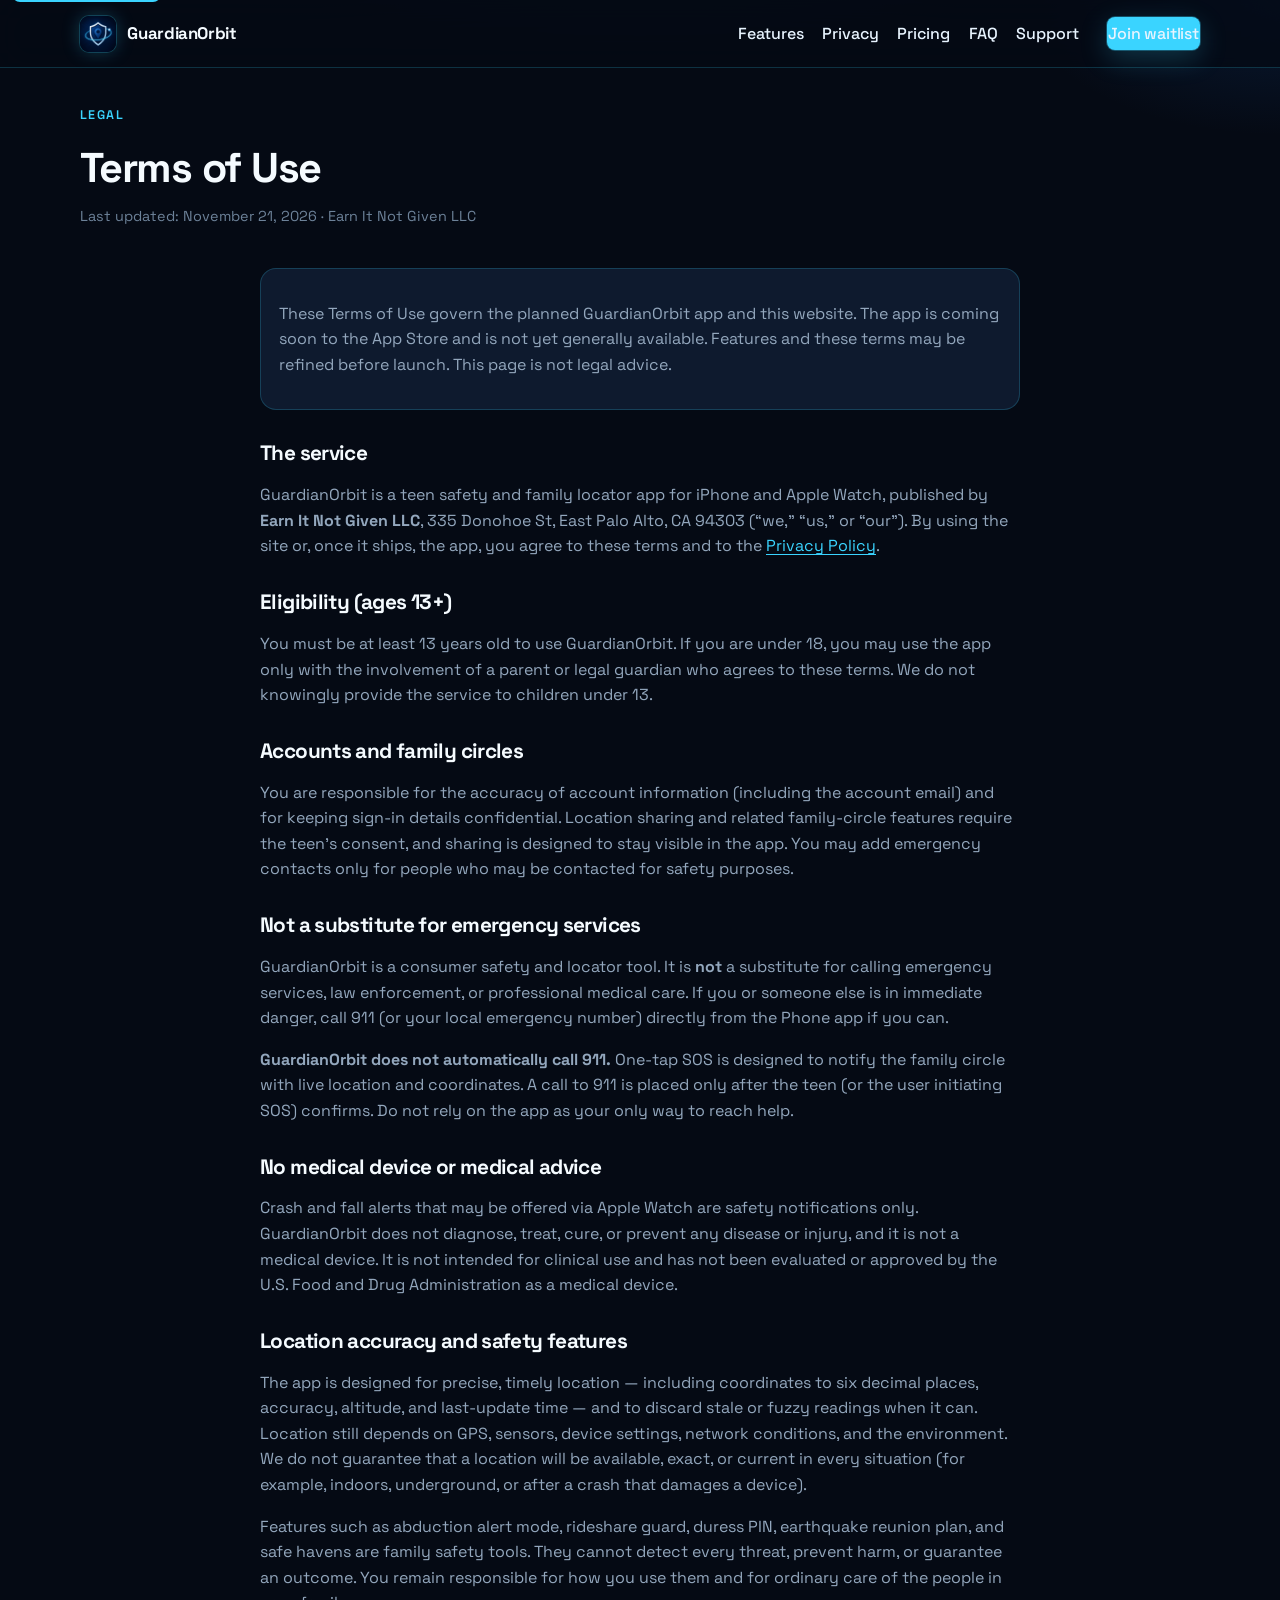
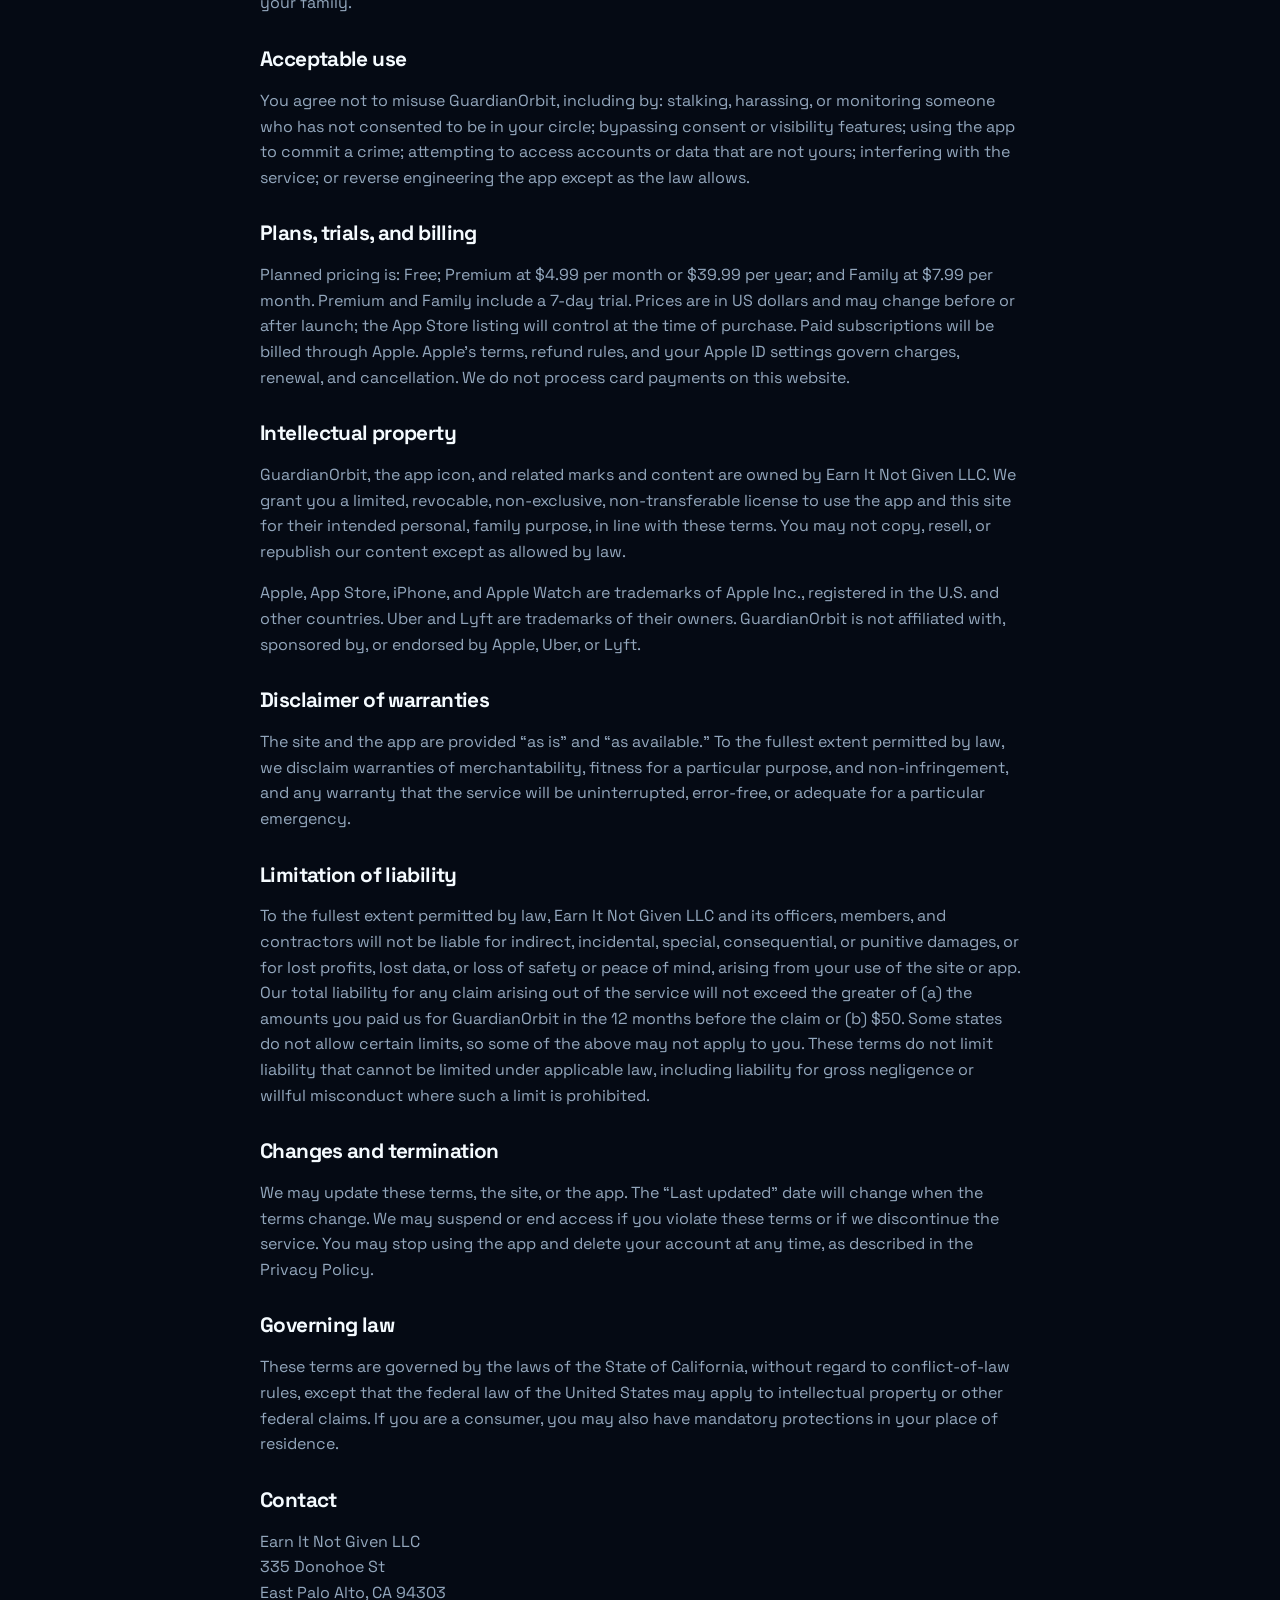
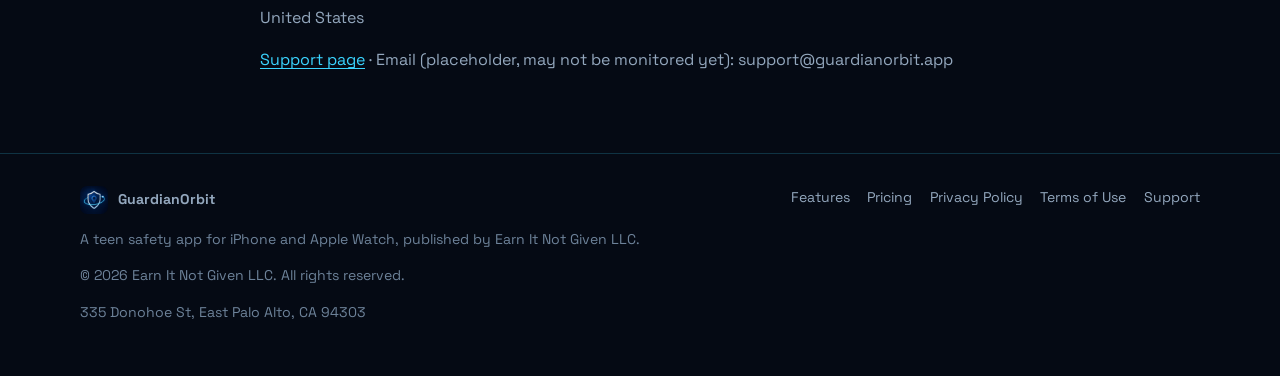
<file: terms.html>
<!DOCTYPE html>
<html lang="en-US">
<head>
  <meta charset="utf-8">
  <meta http-equiv="Content-Security-Policy" content="default-src 'self'; img-src 'self' data:; style-src 'self'; script-src 'self'; form-action 'none'; base-uri 'self'">
  <meta name="referrer" content="strict-origin-when-cross-origin">
  <meta name="viewport" content="width=device-width, initial-scale=1">
  <title>Terms of Use | GuardianOrbit</title>
  <meta name="description" content="Terms of Use for GuardianOrbit, the teen safety app for iPhone and Apple Watch published by Earn It Not Given LLC.">
  <meta name="keywords" content="teen safety app, family locator, teen driving safety, parental control alternative, Apple Watch safety, SOS, precise GPS location">
  <meta name="author" content="Earn It Not Given LLC">
  <meta name="theme-color" content="#050a14">
  <meta name="color-scheme" content="dark">
  <meta name="robots" content="index,follow">
  <link rel="canonical" href="https://guardianorbit.app/terms.html">
  <link rel="icon" href="favicon.ico" sizes="any">
  <link rel="icon" type="image/png" sizes="32x32" href="favicon-32.png">
  <link rel="icon" type="image/png" sizes="16x16" href="favicon-16.png">
  <link rel="apple-touch-icon" href="apple-touch-icon.png">
  <link rel="manifest" href="site.webmanifest">
  <meta property="og:type" content="website">
  <meta property="og:site_name" content="GuardianOrbit">
  <meta property="og:title" content="Terms of Use | GuardianOrbit">
  <meta property="og:description" content="Terms of Use for GuardianOrbit, the teen safety app for iPhone and Apple Watch published by Earn It Not Given LLC.">
  <meta property="og:url" content="https://guardianorbit.app/terms.html">
  <meta property="og:image" content="https://guardianorbit.app/images/og-image.jpg">
  <meta property="og:image:width" content="1200">
  <meta property="og:image:height" content="630">
  <meta property="og:image:alt" content="GuardianOrbit app icon with the words Precise location. Visible sharing. Coming soon to the App Store.">
  <meta name="twitter:card" content="summary_large_image">
  <meta name="twitter:title" content="Terms of Use | GuardianOrbit">
  <meta name="twitter:description" content="Terms of Use for GuardianOrbit, the teen safety app for iPhone and Apple Watch published by Earn It Not Given LLC.">
  <meta name="twitter:image" content="https://guardianorbit.app/images/og-image.jpg">
  <link rel="stylesheet" href="css/styles.css">
  <script type="application/ld+json" src="js/schema-organization.json"></script>

</head>
<body>
  <a class="skip" href="#main">Skip to content</a>
  <header class="site-header">
    <div class="wrap">
      <a class="brand" href="index.html">
        <img src="images/icon.jpg" width="36" height="36" alt="">
        GuardianOrbit
      </a>
      <div>
        <input type="checkbox" id="nav-toggle">
        <label class="nav-toggle" for="nav-toggle" aria-label="Open menu">
          <span></span><span></span><span></span>
        </label>
        <nav class="nav" aria-label="Primary">
      <a href="index.html#features">Features</a>
      <a href="index.html#privacy">Privacy</a>
      <a href="index.html#pricing">Pricing</a>
      <a href="index.html#faq">FAQ</a>
      <a href="support.html">Support</a>
          <a class="btn btn-primary" href="index.html#waitlist">Join waitlist</a>
        </nav>
      </div>
    </div>
  </header>

  <main id="main">
    <header class="page-hero">
      <div class="wrap">
        <p class="section-kicker">Legal</p>
        <h1>Terms of Use</h1>
        <p class="meta-line">Last updated: November 21, 2026 · Earn It Not Given LLC</p>
      </div>
    </header>
    <div class="wrap prose">
      <div class="callout">
        <p>These Terms of Use govern the planned GuardianOrbit app and this website. The app is coming soon to the App Store and is not yet generally available. Features and these terms may be refined before launch. This page is not legal advice.</p>
      </div>

      <h2>The service</h2>
      <p>GuardianOrbit is a teen safety and family locator app for iPhone and Apple Watch, published by <strong>Earn It Not Given LLC</strong>, 335 Donohoe St, East Palo Alto, CA 94303 (“we,” “us,” or “our”). By using the site or, once it ships, the app, you agree to these terms and to the <a href="privacy.html">Privacy Policy</a>.</p>

      <h2>Eligibility (ages 13+)</h2>
      <p>You must be at least 13 years old to use GuardianOrbit. If you are under 18, you may use the app only with the involvement of a parent or legal guardian who agrees to these terms. We do not knowingly provide the service to children under 13.</p>

      <h2>Accounts and family circles</h2>
      <p>You are responsible for the accuracy of account information (including the account email) and for keeping sign-in details confidential. Location sharing and related family-circle features require the teen’s consent, and sharing is designed to stay visible in the app. You may add emergency contacts only for people who may be contacted for safety purposes.</p>

      <h2>Not a substitute for emergency services</h2>
      <p>GuardianOrbit is a consumer safety and locator tool. It is <strong>not</strong> a substitute for calling emergency services, law enforcement, or professional medical care. If you or someone else is in immediate danger, call 911 (or your local emergency number) directly from the Phone app if you can.</p>
      <p><strong>GuardianOrbit does not automatically call 911.</strong> One-tap SOS is designed to notify the family circle with live location and coordinates. A call to 911 is placed only after the teen (or the user initiating SOS) confirms. Do not rely on the app as your only way to reach help.</p>

      <h2>No medical device or medical advice</h2>
      <p>Crash and fall alerts that may be offered via Apple Watch are safety notifications only. GuardianOrbit does not diagnose, treat, cure, or prevent any disease or injury, and it is not a medical device. It is not intended for clinical use and has not been evaluated or approved by the U.S. Food and Drug Administration as a medical device.</p>

      <h2>Location accuracy and safety features</h2>
      <p>The app is designed for precise, timely location — including coordinates to six decimal places, accuracy, altitude, and last-update time — and to discard stale or fuzzy readings when it can. Location still depends on GPS, sensors, device settings, network conditions, and the environment. We do not guarantee that a location will be available, exact, or current in every situation (for example, indoors, underground, or after a crash that damages a device).</p>
      <p>Features such as abduction alert mode, rideshare guard, duress PIN, earthquake reunion plan, and safe havens are family safety tools. They cannot detect every threat, prevent harm, or guarantee an outcome. You remain responsible for how you use them and for ordinary care of the people in your family.</p>

      <h2>Acceptable use</h2>
      <p>You agree not to misuse GuardianOrbit, including by: stalking, harassing, or monitoring someone who has not consented to be in your circle; bypassing consent or visibility features; using the app to commit a crime; attempting to access accounts or data that are not yours; interfering with the service; or reverse engineering the app except as the law allows.</p>

      <h2>Plans, trials, and billing</h2>
      <p>Planned pricing is: Free; Premium at $4.99 per month or $39.99 per year; and Family at $7.99 per month. Premium and Family include a 7-day trial. Prices are in US dollars and may change before or after launch; the App Store listing will control at the time of purchase. Paid subscriptions will be billed through Apple. Apple’s terms, refund rules, and your Apple ID settings govern charges, renewal, and cancellation. We do not process card payments on this website.</p>

      <h2>Intellectual property</h2>
      <p>GuardianOrbit, the app icon, and related marks and content are owned by Earn It Not Given LLC. We grant you a limited, revocable, non-exclusive, non-transferable license to use the app and this site for their intended personal, family purpose, in line with these terms. You may not copy, resell, or republish our content except as allowed by law.</p>
      <p>Apple, App Store, iPhone, and Apple Watch are trademarks of Apple Inc., registered in the U.S. and other countries. Uber and Lyft are trademarks of their owners. GuardianOrbit is not affiliated with, sponsored by, or endorsed by Apple, Uber, or Lyft.</p>

      <h2>Disclaimer of warranties</h2>
      <p>The site and the app are provided “as is” and “as available.” To the fullest extent permitted by law, we disclaim warranties of merchantability, fitness for a particular purpose, and non-infringement, and any warranty that the service will be uninterrupted, error-free, or adequate for a particular emergency.</p>

      <h2>Limitation of liability</h2>
      <p>To the fullest extent permitted by law, Earn It Not Given LLC and its officers, members, and contractors will not be liable for indirect, incidental, special, consequential, or punitive damages, or for lost profits, lost data, or loss of safety or peace of mind, arising from your use of the site or app. Our total liability for any claim arising out of the service will not exceed the greater of (a) the amounts you paid us for GuardianOrbit in the 12 months before the claim or (b) $50. Some states do not allow certain limits, so some of the above may not apply to you. These terms do not limit liability that cannot be limited under applicable law, including liability for gross negligence or willful misconduct where such a limit is prohibited.</p>

      <h2>Changes and termination</h2>
      <p>We may update these terms, the site, or the app. The “Last updated” date will change when the terms change. We may suspend or end access if you violate these terms or if we discontinue the service. You may stop using the app and delete your account at any time, as described in the Privacy Policy.</p>

      <h2>Governing law</h2>
      <p>These terms are governed by the laws of the State of California, without regard to conflict-of-law rules, except that the federal law of the United States may apply to intellectual property or other federal claims. If you are a consumer, you may also have mandatory protections in your place of residence.</p>

      <h2>Contact</h2>
      <p>Earn It Not Given LLC<br>335 Donohoe St<br>East Palo Alto, CA 94303<br>United States</p>
      <p><a href="support.html">Support page</a> · Email (placeholder, may not be monitored yet): support@guardianorbit.app</p>
    </div>
  </main>
  <footer class="site-footer">
    <div class="wrap footer-grid">
      <div>
        <a class="footer-brand" href="index.html">
          <img src="images/icon.jpg" width="28" height="28" alt="">
          GuardianOrbit
        </a>
        <p>A teen safety app for iPhone and Apple Watch, published by Earn It Not Given LLC.</p>
        <p>&copy; 2026 Earn It Not Given LLC. All rights reserved.</p>
        <p>335 Donohoe St, East Palo Alto, CA 94303</p>
      </div>
      <nav aria-label="Footer">
        <a href="index.html#features">Features</a>
        <a href="index.html#pricing">Pricing</a>
        <a href="privacy.html">Privacy Policy</a>
        <a href="terms.html">Terms of Use</a>
        <a href="support.html">Support</a>
      </nav>
    </div>
  </footer>
  <script src="js/main.js" defer></script>
</body>
</html>
</file>
<file: css/styles.css>
/* GuardianOrbit — local styles only. No third-party fonts, scripts, or trackers. */

@font-face {
  font-family: "Space Grotesk";
  src: url("fonts/space-grotesk.woff") format("woff");
  font-weight: 300 700;
  font-style: normal;
  font-display: swap;
}

:root {
  --bg: #050a14;
  --bg-elev: #0a1220;
  --bg-card: #0e1a2e;
  --bg-card-hover: #122338;
  --navy: #0b1c36;
  --cyan: #3ad4ff;
  --cyan-2: #7ae4ff;
  --cyan-dim: #1a8fb8;
  --cyan-soft: rgba(58, 212, 255, 0.12);
  --cyan-line: rgba(58, 212, 255, 0.2);
  --text: #e8f4ff;
  --muted: #93a7bd;
  --dim: #6d8299;
  --heading: #f5fbff;
  --danger: #ff5b7a;
  --ok: #4ae0b3;
  --radius: 16px;
  --radius-sm: 10px;
  --max: 1120px;
  --header-h: 68px;
  --font: "Space Grotesk", -apple-system, BlinkMacSystemFont, "Segoe UI", Roboto, "Helvetica Neue", Arial, sans-serif;
  --mono: ui-monospace, "SF Mono", Menlo, Consolas, monospace;
  --shadow: 0 24px 60px rgba(0, 0, 0, 0.4);
  --focus: 0 0 0 3px rgba(58, 212, 255, 0.45);
}

*,
*::before,
*::after {
  box-sizing: border-box;
}

html {
  scroll-behavior: smooth;
  scroll-padding-top: calc(var(--header-h) + 12px);
  -webkit-text-size-adjust: 100%;
}

html,
body {
  margin: 0;
  padding: 0;
  background: var(--bg);
  color: var(--text);
  font-family: var(--font);
  font-size: 16px;
  line-height: 1.6;
  font-weight: 400;
}

body {
  min-height: 100vh;
  background-image:
    radial-gradient(ellipse 90% 50% at 50% -20%, rgba(58, 212, 255, 0.1), transparent 55%),
    radial-gradient(ellipse 40% 30% at 100% 0%, rgba(20, 70, 140, 0.25), transparent 50%);
  background-attachment: fixed;
}

img {
  max-width: 100%;
  height: auto;
  display: block;
}

a {
  color: var(--cyan);
  text-decoration-thickness: 1px;
  text-underline-offset: 0.18em;
}

a:hover {
  color: var(--cyan-2);
}

:focus-visible {
  outline: none;
  box-shadow: var(--focus);
  border-radius: 4px;
}

.skip {
  position: absolute;
  left: 12px;
  top: -40px;
  background: var(--cyan);
  color: #041018;
  font-weight: 600;
  padding: 0.5rem 0.9rem;
  z-index: 100;
  border-radius: 8px;
}

.skip:focus {
  top: 12px;
}

.wrap {
  width: min(var(--max), calc(100% - 2rem));
  margin-inline: auto;
}

/* Header
   -------------------------------------------------- */

.site-header {
  position: sticky;
  top: 0;
  z-index: 50;
  height: var(--header-h);
  display: flex;
  align-items: center;
  backdrop-filter: blur(16px);
  -webkit-backdrop-filter: blur(16px);
  background: rgba(5, 10, 20, 0.78);
  border-bottom: 1px solid var(--cyan-line);
}

.site-header .wrap {
  display: flex;
  align-items: center;
  justify-content: space-between;
  gap: 1rem;
  width: min(var(--max), calc(100% - 2rem));
}

.brand {
  display: flex;
  align-items: center;
  gap: 0.7rem;
  color: var(--heading);
  text-decoration: none;
  font-weight: 700;
  font-size: 1.05rem;
  letter-spacing: -0.02em;
}

.brand:hover {
  color: var(--heading);
}

.brand img {
  width: 36px;
  height: 36px;
  border-radius: 9px;
  box-shadow: 0 0 0 1px var(--cyan-line), 0 0 18px rgba(58, 212, 255, 0.25);
}

#nav-toggle {
  position: absolute;
  width: 1px;
  height: 1px;
  overflow: hidden;
  clip: rect(0 0 0 0);
  clip-path: inset(50%);
  white-space: nowrap;
  border: 0;
  padding: 0;
  margin: -1px;
  opacity: 0;
  pointer-events: none;
}

.nav-toggle {
  display: flex;
  flex-direction: column;
  justify-content: center;
  gap: 5px;
  width: 44px;
  height: 44px;
  padding: 10px;
  border: 1px solid var(--cyan-line);
  border-radius: 10px;
  background: var(--cyan-soft);
  cursor: pointer;
}

.nav-toggle span {
  display: block;
  height: 2px;
  background: var(--cyan);
  border-radius: 1px;
  transition: transform 0.2s ease, opacity 0.2s ease;
}

#nav-toggle:checked + .nav-toggle span:nth-child(1) {
  transform: translateY(7px) rotate(45deg);
}

#nav-toggle:checked + .nav-toggle span:nth-child(2) {
  opacity: 0;
}

#nav-toggle:checked + .nav-toggle span:nth-child(3) {
  transform: translateY(-7px) rotate(-45deg);
}

.nav {
  position: absolute;
  top: var(--header-h);
  left: 0;
  right: 0;
  display: none;
  flex-direction: column;
  gap: 0.25rem;
  padding: 1rem 1.25rem 1.25rem;
  background: rgba(8, 14, 26, 0.97);
  border-bottom: 1px solid var(--cyan-line);
}

#nav-toggle:checked ~ .nav {
  display: flex;
}

.nav a {
  color: var(--text);
  text-decoration: none;
  padding: 0.7rem 0.4rem;
  font-weight: 500;
  border-radius: 8px;
}

.nav a:hover,
.nav a[aria-current="page"] {
  color: var(--cyan);
}

.nav .btn {
  margin-top: 0.5rem;
  text-align: center;
}

@media (min-width: 860px) {
  .nav-toggle {
    display: none;
  }

  .nav {
    position: static;
    display: flex;
    flex-direction: row;
    align-items: center;
    gap: 0.15rem 1.15rem;
    padding: 0;
    background: transparent;
    border: 0;
  }

  .nav a {
    padding: 0.35rem 0;
  }

  .nav .btn {
    margin-top: 0;
    margin-left: 0.6rem;
  }

  #nav-toggle:checked ~ .nav {
    display: flex;
  }
}

/* Buttons & forms
   -------------------------------------------------- */

.btn {
  display: inline-flex;
  align-items: center;
  justify-content: center;
  gap: 0.45rem;
  padding: 0.75rem 1.2rem;
  border-radius: 999px;
  border: 1px solid transparent;
  font: inherit;
  font-weight: 600;
  letter-spacing: -0.01em;
  text-decoration: none;
  cursor: pointer;
  line-height: 1.2;
}

.btn-primary {
  background: var(--cyan);
  color: #041018;
  box-shadow: 0 0 0 1px rgba(58, 212, 255, 0.3), 0 8px 28px rgba(58, 212, 255, 0.22);
}

.btn-primary:hover {
  background: var(--cyan-2);
  color: #041018;
}

.btn-ghost {
  background: transparent;
  color: var(--text);
  border-color: var(--cyan-line);
}

.btn-ghost:hover {
  color: var(--cyan);
  background: var(--cyan-soft);
}

.btn:disabled {
  opacity: 0.7;
  cursor: not-allowed;
}

/* Hero
   -------------------------------------------------- */

.hero {
  position: relative;
  overflow: hidden;
  padding: 2.5rem 0 3.5rem;
}

.hero::before {
  content: "";
  position: absolute;
  inset: 0;
  background-image:
    linear-gradient(rgba(58, 212, 255, 0.045) 1px, transparent 1px),
    linear-gradient(90deg, rgba(58, 212, 255, 0.045) 1px, transparent 1px);
  background-size: 48px 48px;
  mask-image: radial-gradient(ellipse 80% 70% at 50% 30%, #000 30%, transparent 75%);
  pointer-events: none;
}

.hero-grid {
  position: relative;
  display: grid;
  gap: 2.25rem;
  align-items: center;
}

.badge {
  display: inline-flex;
  align-items: center;
  gap: 0.5rem;
  padding: 0.35rem 0.8rem 0.35rem 0.45rem;
  border-radius: 999px;
  border: 1px solid var(--cyan-line);
  background: var(--cyan-soft);
  color: var(--cyan);
  font-size: 0.8rem;
  font-weight: 600;
  letter-spacing: 0.04em;
  text-transform: uppercase;
}

.badge-dot {
  width: 8px;
  height: 8px;
  border-radius: 50%;
  background: var(--cyan);
  box-shadow: 0 0 10px var(--cyan);
}

h1,
h2,
h3 {
  color: var(--heading);
  letter-spacing: -0.03em;
  line-height: 1.15;
  font-weight: 700;
  margin: 0 0 0.85rem;
}

h1 {
  font-size: clamp(2.05rem, 6vw, 3.35rem);
  max-width: 18ch;
  margin-top: 1.1rem;
}

.lede {
  font-size: 1.08rem;
  color: var(--muted);
  max-width: 42ch;
  margin: 0 0 1.5rem;
}

.waitlist {
  display: grid;
  gap: 0.65rem;
  max-width: 28rem;
}

.waitlist-row {
  display: grid;
  gap: 0.55rem;
}

.waitlist label {
  position: absolute;
  width: 1px;
  height: 1px;
  overflow: hidden;
  clip: rect(0 0 0 0);
}

.waitlist input[type="email"] {
  width: 100%;
  padding: 0.85rem 1rem;
  border-radius: 999px;
  border: 1px solid var(--cyan-line);
  background: rgba(8, 16, 30, 0.9);
  color: var(--heading);
  font: inherit;
}

.waitlist input[type="email"]::placeholder {
  color: var(--dim);
}

.form-note,
.form-status {
  margin: 0;
  font-size: 0.82rem;
  color: var(--dim);
}

.form-status[data-state="ok"] {
  color: var(--ok);
}

.hero-meta {
  display: flex;
  flex-wrap: wrap;
  gap: 0.7rem 1.25rem;
  margin-top: 1.25rem;
  padding: 0;
  list-style: none;
  color: var(--muted);
  font-size: 0.9rem;
}

.hero-meta li {
  display: flex;
  align-items: center;
  gap: 0.4rem;
}

.hero-meta li::before {
  content: "";
  width: 6px;
  height: 6px;
  border-radius: 50%;
  background: var(--cyan);
}

.hero-visual {
  position: relative;
  display: grid;
  place-items: center;
  min-height: 280px;
}

.orbit {
  position: relative;
  width: min(360px, 80vw);
  aspect-ratio: 1;
  display: grid;
  place-items: center;
}

.orbit img {
  width: 72%;
  border-radius: 28%;
  position: relative;
  z-index: 1;
  box-shadow: 0 0 0 1px var(--cyan-line), 0 20px 60px rgba(0, 0, 0, 0.45), 0 0 80px rgba(58, 212, 255, 0.18);
}

.orbit-ring {
  position: absolute;
  inset: 4%;
  border-radius: 50%;
  border: 1.5px solid transparent;
  border-top-color: var(--cyan);
  border-left-color: rgba(58, 212, 255, 0.15);
  border-right-color: rgba(58, 212, 255, 0.4);
  filter: drop-shadow(0 0 8px var(--cyan));
  animation: spin 16s linear infinite;
}

.orbit-ring::after {
  content: "";
  position: absolute;
  top: -6px;
  left: 50%;
  width: 12px;
  height: 12px;
  margin-left: -6px;
  border-radius: 50%;
  background: #eafbff;
  box-shadow: 0 0 16px var(--cyan);
}

.orbit-ring-2 {
  inset: -6%;
  animation-duration: 28s;
  animation-direction: reverse;
  opacity: 0.5;
  border-top-color: var(--cyan-dim);
}

@keyframes spin {
  to { transform: rotate(360deg); }
}

@media (min-width: 860px) {
  .hero {
    padding: 3.5rem 0 5rem;
  }

  .hero-grid {
    grid-template-columns: 1.1fr 0.9fr;
    gap: 2rem;
  }

  .waitlist-row {
    grid-template-columns: 1fr auto;
    align-items: stretch;
  }

  .orbit {
    width: 420px;
  }
}

/* Sections shared
   -------------------------------------------------- */

section {
  padding: 3.25rem 0;
}

.section-kicker {
  color: var(--cyan);
  font-size: 0.78rem;
  font-weight: 600;
  letter-spacing: 0.12em;
  text-transform: uppercase;
  margin: 0 0 0.5rem;
}

.section-lead {
  color: var(--muted);
  max-width: 48ch;
  margin: 0 0 2rem;
}

h2 {
  font-size: clamp(1.6rem, 3.6vw, 2.2rem);
  max-width: 22ch;
}

/* Features
   -------------------------------------------------- */

.features {
  background: linear-gradient(180deg, transparent, rgba(14, 26, 46, 0.55) 8%, rgba(14, 26, 46, 0.55) 92%, transparent);
}

.feature-grid {
  display: grid;
  gap: 1rem;
}

.card {
  background: var(--bg-card);
  border: 1px solid var(--cyan-line);
  border-radius: var(--radius);
  padding: 1.25rem 1.2rem 1.3rem;
  box-shadow: 0 1px 0 rgba(255, 255, 255, 0.03) inset;
}

.card:hover {
  background: var(--bg-card-hover);
  border-color: rgba(58, 212, 255, 0.35);
}

.icon-pill {
  width: 40px;
  height: 40px;
  border-radius: 12px;
  display: grid;
  place-items: center;
  background: var(--cyan-soft);
  color: var(--cyan);
  margin-bottom: 0.85rem;
}

.icon-pill svg {
  width: 22px;
  height: 22px;
  fill: none;
  stroke: currentColor;
  stroke-width: 1.7;
  stroke-linecap: round;
  stroke-linejoin: round;
}

.card h3 {
  font-size: 1.12rem;
  margin-bottom: 0.4rem;
}

.card p {
  margin: 0;
  color: var(--muted);
  font-size: 0.95rem;
}

.caveat {
  display: inline-block;
  margin-top: 0.65rem;
  font-size: 0.75rem;
  font-weight: 600;
  letter-spacing: 0.02em;
  color: var(--cyan);
  text-transform: uppercase;
}

@media (min-width: 640px) {
  .feature-grid {
    grid-template-columns: 1fr 1fr;
  }
}

@media (min-width: 960px) {
  .feature-grid {
    grid-template-columns: 1fr 1fr 1fr;
  }
}

/* Privacy promise
   -------------------------------------------------- */

.promise-grid {
  display: grid;
  gap: 1rem;
}

.promise {
  padding: 1.2rem 1.15rem;
  border-left: 3px solid var(--cyan);
  background: var(--bg-card);
  border-radius: 0 var(--radius-sm) var(--radius-sm) 0;
}

.promise h3 {
  font-size: 1.05rem;
  margin-bottom: 0.35rem;
}

.promise p {
  margin: 0;
  color: var(--muted);
  font-size: 0.95rem;
}

@media (min-width: 720px) {
  .promise-grid {
    grid-template-columns: 1fr 1fr;
  }
}

/* Pricing
   -------------------------------------------------- */

.price-grid {
  display: grid;
  gap: 1rem;
  align-items: stretch;
}

.price {
  position: relative;
  display: flex;
  flex-direction: column;
  padding: 1.5rem 1.3rem 1.4rem;
}

.price.featured {
  border-color: var(--cyan);
  box-shadow: 0 0 0 1px rgba(58, 212, 255, 0.35), 0 20px 50px rgba(58, 212, 255, 0.08);
}

.price-tag {
  position: absolute;
  top: -11px;
  right: 1.1rem;
  background: var(--cyan);
  color: #041018;
  font-size: 0.72rem;
  font-weight: 700;
  letter-spacing: 0.06em;
  text-transform: uppercase;
  padding: 0.2rem 0.55rem;
  border-radius: 999px;
}

.price .amount {
  font-size: 2rem;
  font-weight: 700;
  letter-spacing: -0.03em;
  color: var(--heading);
  margin: 0.2rem 0 0.15rem;
}

.price .amount span {
  font-size: 0.95rem;
  font-weight: 500;
  color: var(--muted);
}

.price .alt {
  color: var(--muted);
  font-size: 0.9rem;
  margin: 0 0 1rem;
}

.price ul {
  margin: 0 0 1.2rem;
  padding: 0;
  list-style: none;
  flex: 1;
}

.price li {
  position: relative;
  padding: 0.35rem 0 0.35rem 1.25rem;
  color: var(--muted);
  font-size: 0.92rem;
}

.price li::before {
  content: "✓";
  position: absolute;
  left: 0;
  color: var(--cyan);
  font-weight: 700;
}

.price-note {
  margin: 1.25rem 0 0;
  color: var(--dim);
  font-size: 0.85rem;
}

@media (min-width: 800px) {
  .price-grid {
    grid-template-columns: 1fr 1fr 1fr;
  }
}

/* FAQ
   -------------------------------------------------- */

.faq-list {
  display: grid;
  gap: 0.65rem;
}

details.faq {
  background: var(--bg-card);
  border: 1px solid var(--cyan-line);
  border-radius: var(--radius-sm);
  padding: 0.15rem 1rem;
}

details.faq summary {
  cursor: pointer;
  font-weight: 600;
  padding: 0.9rem 0;
  list-style: none;
  color: var(--heading);
}

details.faq summary::-webkit-details-marker {
  display: none;
}

details.faq summary::after {
  content: "+";
  float: right;
  color: var(--cyan);
  font-weight: 500;
  font-size: 1.2rem;
}

details.faq[open] summary::after {
  content: "–";
}

details.faq p {
  margin: 0 0 1rem;
  color: var(--muted);
}

/* CTA band
   -------------------------------------------------- */

.cta-band {
  padding-bottom: 4rem;
}

.cta-card {
  text-align: center;
  padding: 2rem 1.25rem;
  background:
    radial-gradient(ellipse at top, rgba(58, 212, 255, 0.12), transparent 55%),
    var(--bg-card);
  border: 1px solid var(--cyan-line);
  border-radius: 24px;
}

.cta-card h2 {
  max-width: none;
}

.cta-card .waitlist {
  margin: 1.25rem auto 0;
  text-align: left;
}

/* Footer
   -------------------------------------------------- */

.site-footer {
  border-top: 1px solid var(--cyan-line);
  padding: 2rem 0 2.4rem;
  color: var(--dim);
  font-size: 0.88rem;
}

.footer-grid {
  display: grid;
  gap: 1.5rem;
}

.footer-brand {
  display: flex;
  align-items: center;
  gap: 0.6rem;
  color: var(--heading);
  font-weight: 700;
  text-decoration: none;
  margin-bottom: 0.5rem;
}

.footer-brand img {
  width: 28px;
  height: 28px;
  border-radius: 7px;
}

.site-footer nav {
  display: flex;
  flex-wrap: wrap;
  gap: 0.7rem 1.1rem;
}

.site-footer a {
  color: var(--muted);
  text-decoration: none;
}

.site-footer a:hover {
  color: var(--cyan);
}

@media (min-width: 720px) {
  .footer-grid {
    grid-template-columns: 1.4fr 1fr;
    align-items: start;
  }

  .site-footer nav {
    justify-content: flex-end;
  }
}

/* Legal / support pages
   -------------------------------------------------- */

.page-hero {
  padding: 2.4rem 0 1.25rem;
}

.page-hero h1 {
  max-width: 22ch;
  font-size: clamp(1.8rem, 5vw, 2.6rem);
}

.meta-line {
  color: var(--dim);
  font-size: 0.9rem;
  margin: 0;
}

.prose {
  padding: 0 0 4rem;
  max-width: 760px;
}

.prose h2 {
  font-size: 1.3rem;
  margin: 2rem 0 0.6rem;
  max-width: none;
}

.prose h3 {
  font-size: 1.05rem;
  margin: 1.4rem 0 0.4rem;
}

.prose p,
.prose li {
  color: var(--muted);
}

.prose ul,
.prose ol {
  padding-left: 1.2rem;
}

.prose li {
  margin: 0.35rem 0;
}

.callout {
  background: var(--bg-card);
  border: 1px solid var(--cyan-line);
  border-radius: var(--radius);
  padding: 1rem 1.1rem;
  margin: 1.2rem 0;
}

.callout strong {
  color: var(--heading);
}

.contact-grid {
  display: grid;
  gap: 1rem;
  margin-top: 1.5rem;
}

.contact-card h2 {
  font-size: 1.1rem;
  margin-bottom: 0.4rem;
}

.contact-card p,
.contact-card address {
  margin: 0;
  color: var(--muted);
  font-style: normal;
}

@media (min-width: 700px) {
  .contact-grid {
    grid-template-columns: 1fr 1fr;
  }
}


/* CTA and support spacing previously set with inline styles (CSP forbids style=) */

.section-lead-center {
  margin-left: auto;
  margin-right: auto;
  text-align: center;
}

.safety-notice {
  padding: 1.25rem 0 0.25rem;
}

.safety-notice p {
  opacity: 0.85;
  font-size: 0.95rem;
  max-width: 820px;
  margin: 0 auto;
  text-align: center;
  color: var(--muted);
}

.support-body {
  padding-bottom: 4rem;
}

.placeholder-note {
  margin-top: 0.7rem;
}

.prose.support-followup {
  padding-bottom: 0;
  margin-top: 0.5rem;
}

/* Reduced motion
   -------------------------------------------------- */

@media (prefers-reduced-motion: reduce) {
  html {
    scroll-behavior: auto;
  }

  .orbit-ring,
  .orbit-ring-2 {
    animation: none;
  }

  *,
  *::before,
  *::after {
    transition: none !important;
    animation: none !important;
  }
}
</file>
